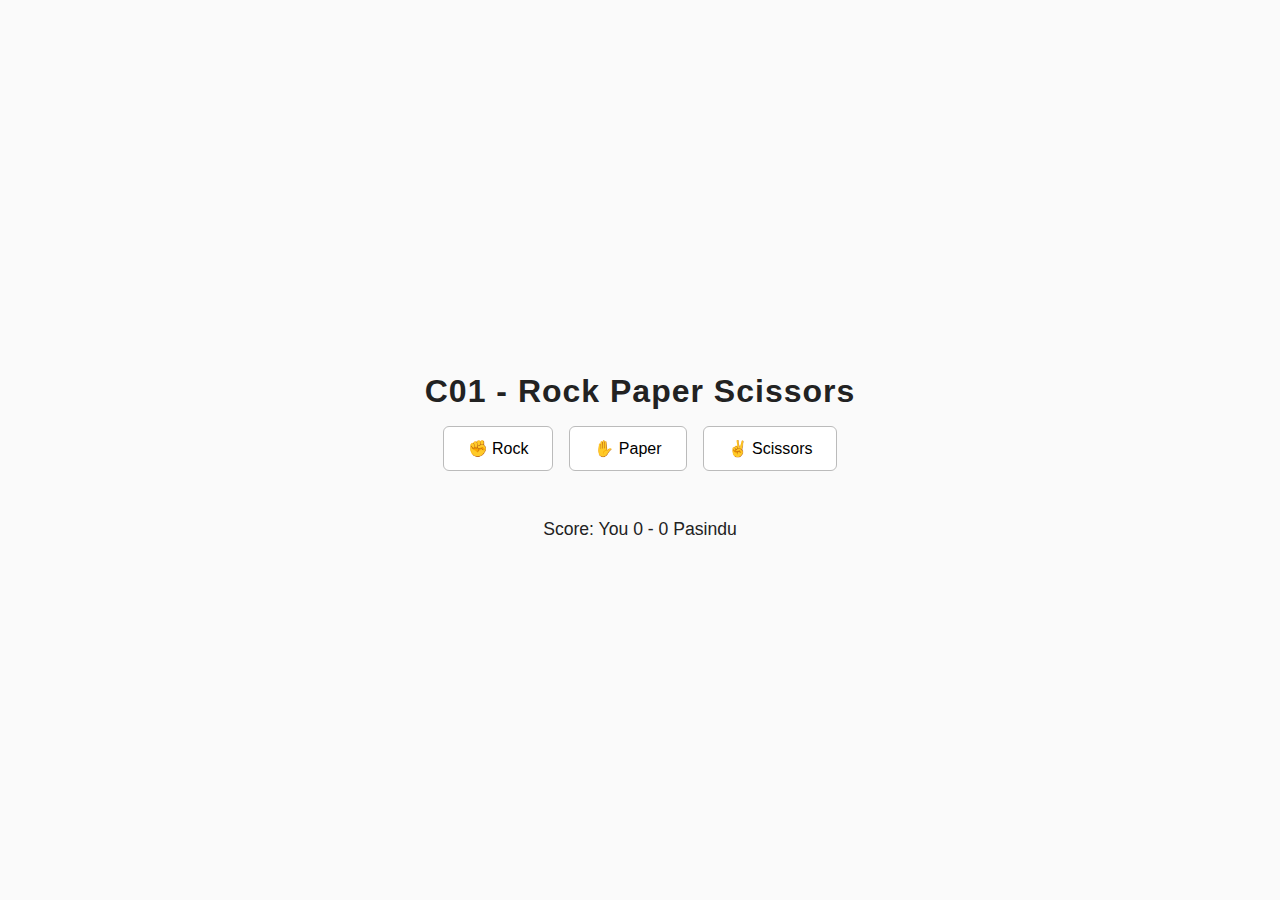
<file: CS-01/index.html>
<!DOCTYPE html>
<html lang="en">
<head>
  <title>syntaxError</title>
  <meta name="viewport" content="width=device-width, initial-scale=1.0">
  <link rel="stylesheet" href="style.css">
</head>
<body>
  <h1>C01 - Rock Paper Scissors</h1>
  <div class="choices">
    <button class="choice">✊ Rock</button>
    <button class="choice">✋ Paper</button>
    <button class="choice">✌️ Scissors</button>
  </div>
  <div id="result" class="result"></div>
  <div id="score" class="score">Score: You 0 - 0 Pasindu</div>
  <script src="script.js"></script>
</body>
</html>
</file>
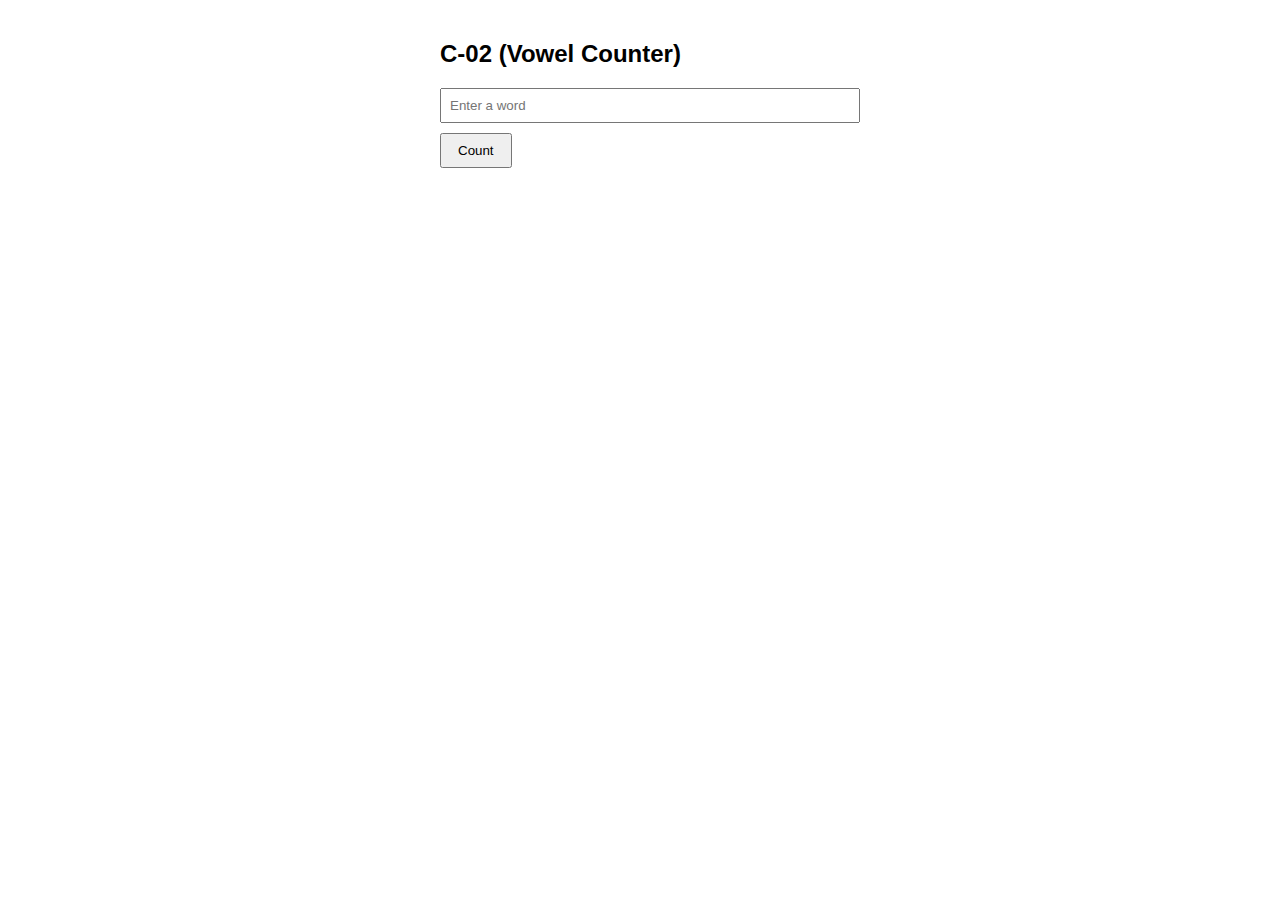
<file: CS-02/index.html>
<!DOCTYPE html>
<html lang="en">
<head>
    <meta charset="UTF-8">
    <title>syntaxError</title>
    <style>
        body { font-family: Arial, sans-serif; margin: 40px; }
        .container { max-width: 400px; margin: auto; }
        input[type="text"] { width: 100%; padding: 8px; margin-bottom: 10px; }
        button { padding: 8px 16px; }
        #result { margin-top: 15px; font-weight: bold; }
    </style>
</head>
<body>
    <div class="container">
        <h2>C-02 (Vowel Counter) </h2>
        <input type="text" id="wordInput" placeholder="Enter a word" />
        <button onclick="countVowels()">Count</button>
        <div id="result"></div>
    </div>
    <script>
        function countVowels() {
            const word = document.getElementById('wordInput').value;
            let count = 0;
            for (let i = 0; i < word.length; i++) {
                const c = word[i].toLowerCase();
                if ('aeiou'.includes(c)) {
                    count++;
                }
            }
            document.getElementById('result').textContent = "Number of vowels: " + count;
        }
    </script>
</body>
</html>
</file>
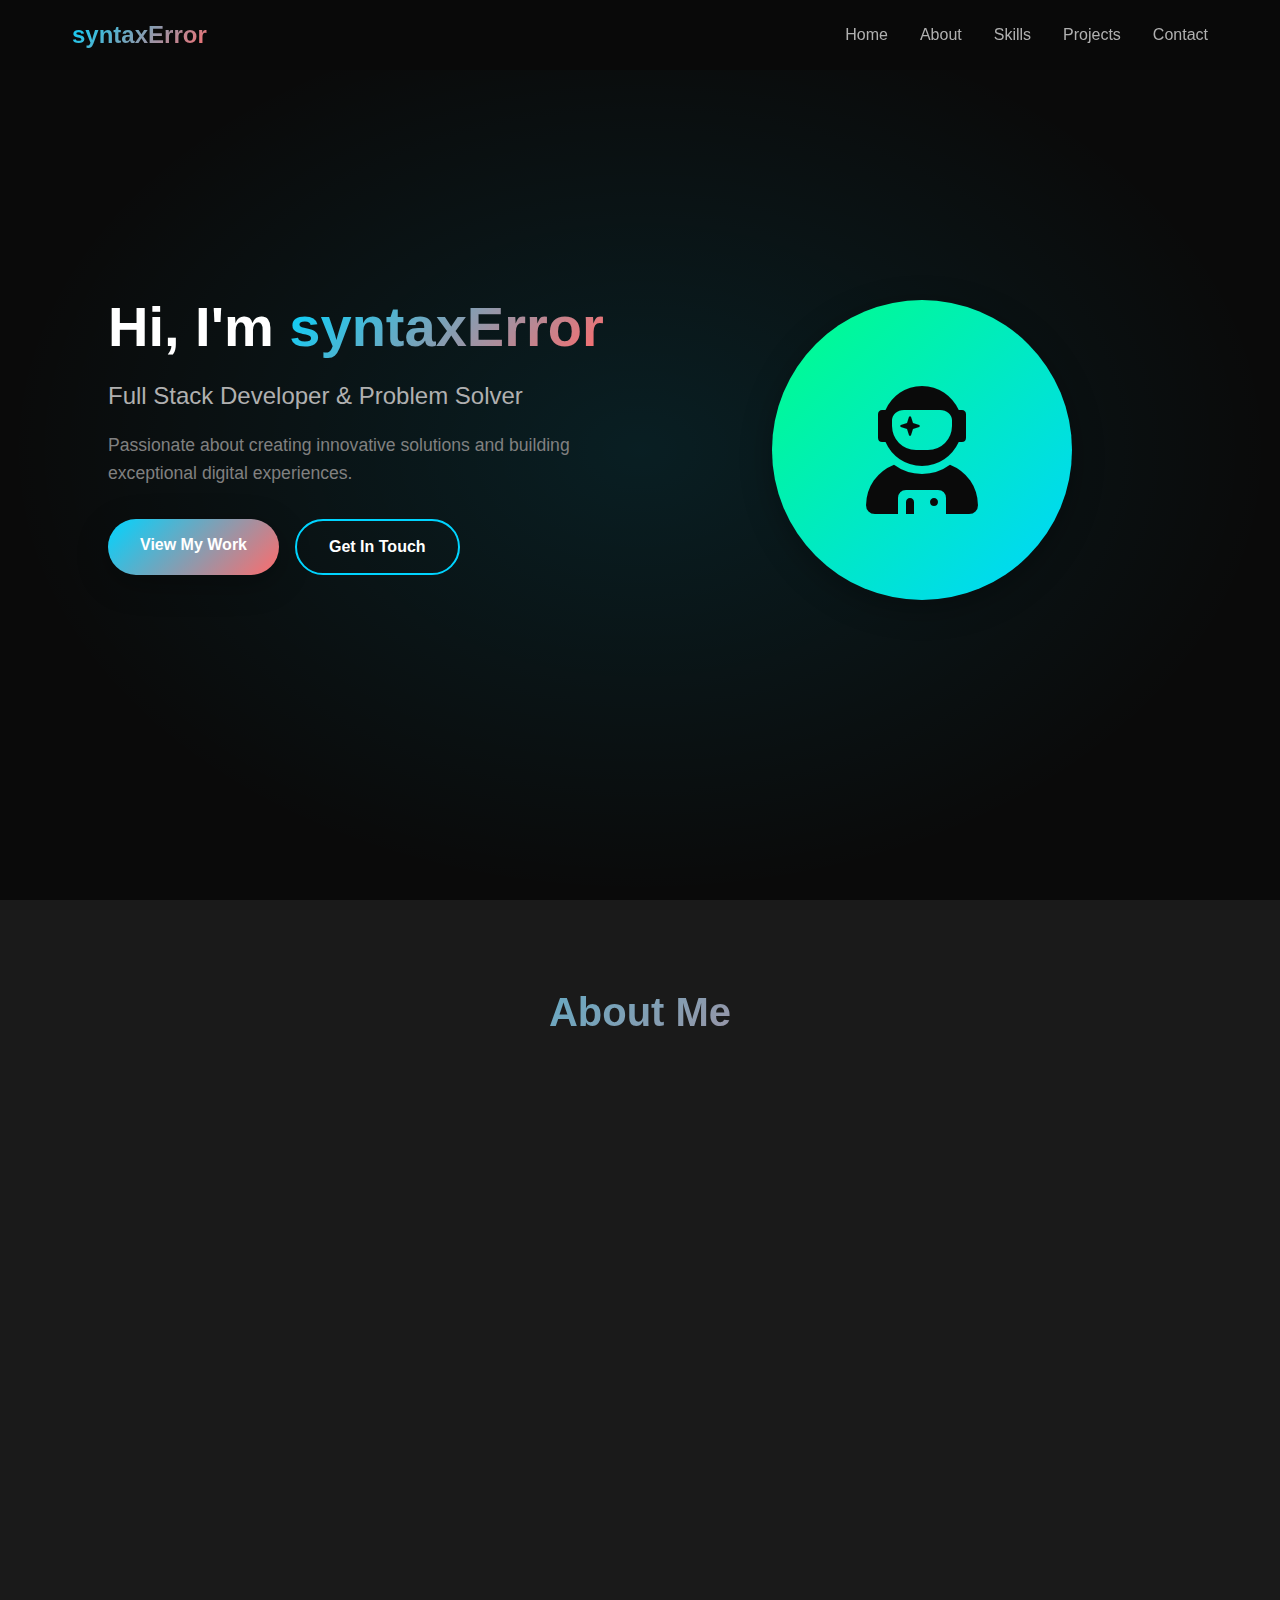
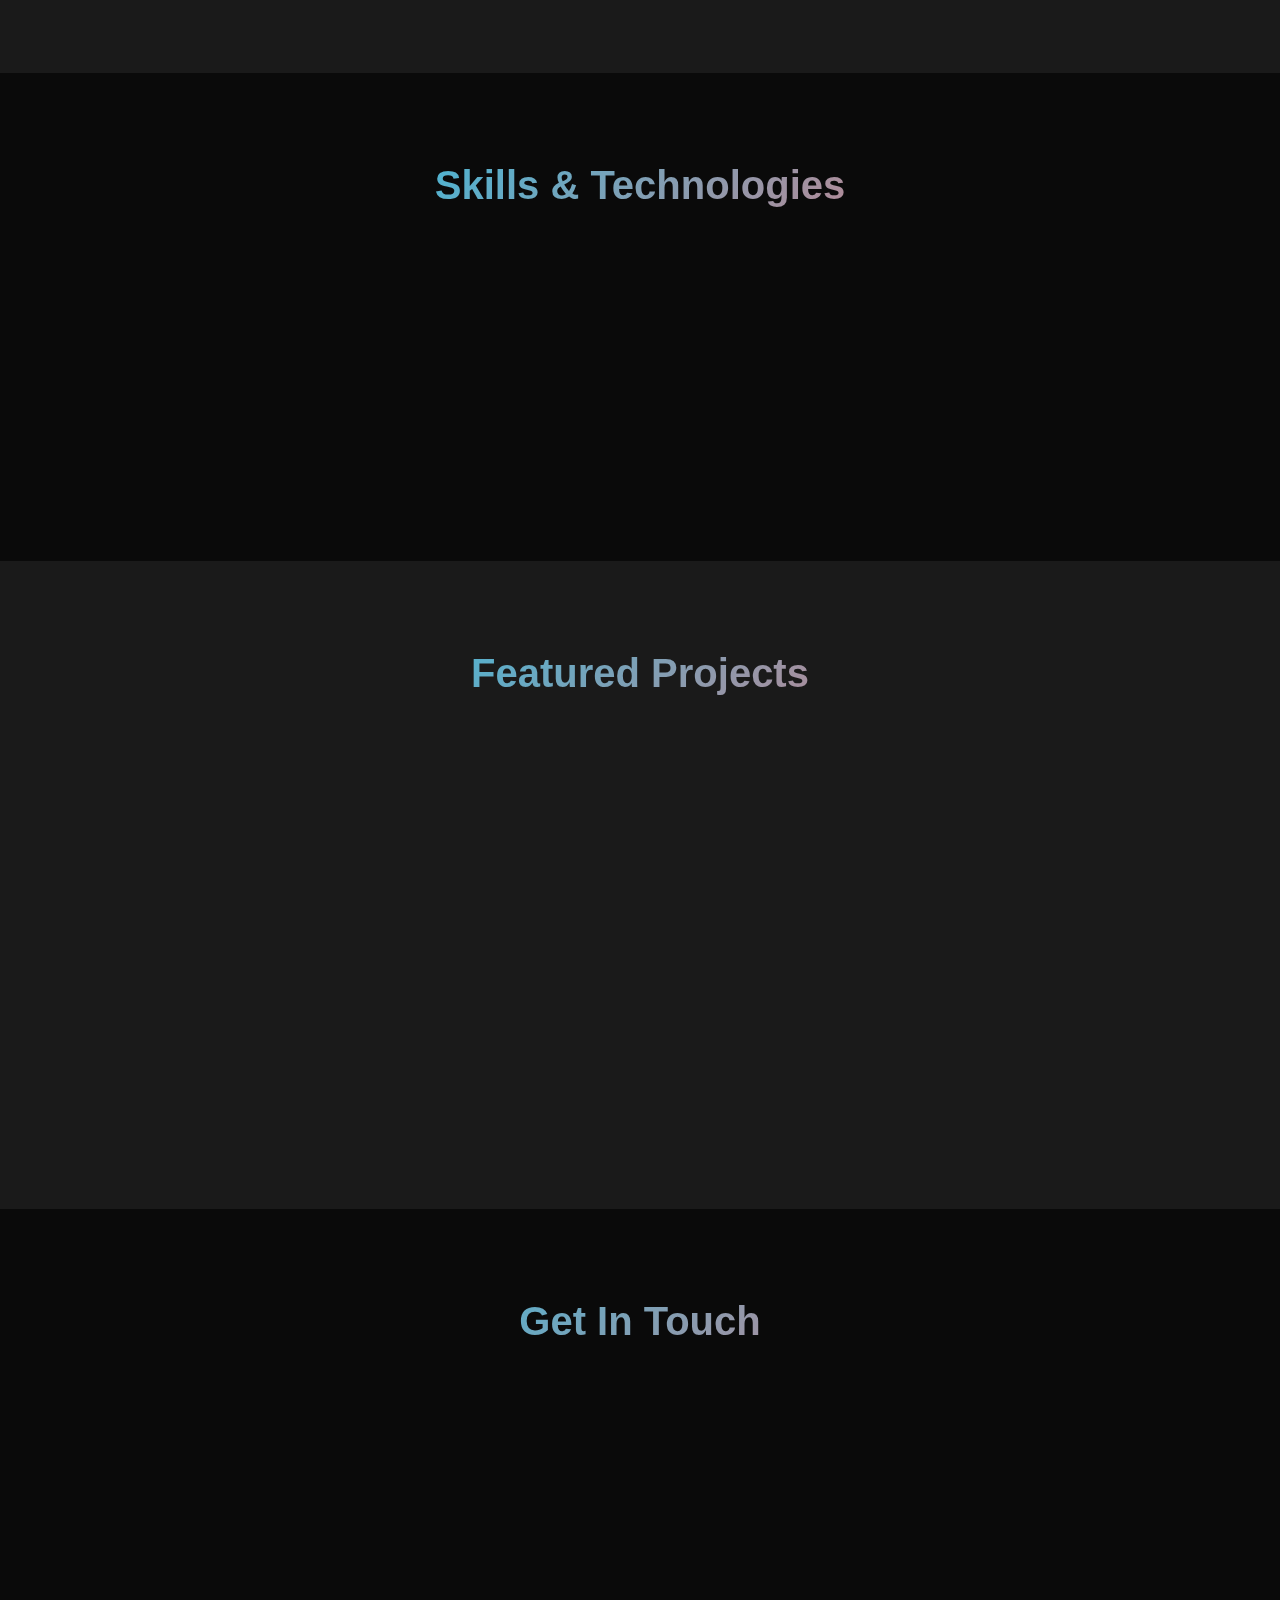
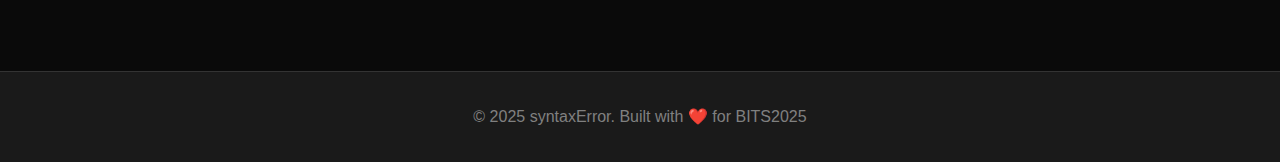
<file: CS-03/index.html>
<!DOCTYPE html>
<html lang="en">
<head>
    <meta charset="UTF-8">
    <link rel="icon" href="https://www.chethina.me/images/logo.png" type="image/png">
    <title>CS-03 - Personal Portfolio | syntaxError</title>
    <link rel="stylesheet" href="style.css">
    <link href="https://cdnjs.cloudflare.com/ajax/libs/font-awesome/6.0.0/css/all.min.css" rel="stylesheet">
</head>
<body>
    <nav class="navbar">
        <div class="nav-container">
            <div class="nav-logo">syntaxError</div>
            <div class="nav-menu" id="nav-menu">
                <a href="#home" class="nav-link">Home</a>
                <a href="#about" class="nav-link">About</a>
                <a href="#skills" class="nav-link">Skills</a>
                <a href="#projects" class="nav-link">Projects</a>
                <a href="#contact" class="nav-link">Contact</a>
            </div>
            <div class="nav-toggle" id="nav-toggle">
                <span class="bar"></span>
                <span class="bar"></span>
                <span class="bar"></span>
            </div>
        </div>
    </nav>

    <main>
        <section id="home" class="hero">
            <div class="hero-content">
                <div class="hero-text">
                    <h1 class="hero-title">Hi, I'm <span class="accent">syntaxError</span></h1>
                    <p class="hero-subtitle">Full Stack Developer & Problem Solver</p>
                    <p class="hero-description">Passionate about creating innovative solutions and building exceptional digital experiences.</p>
                    <div class="hero-buttons">
                        <a href="#projects" class="btn btn-primary">View My Work</a>
                        <a href="#contact" class="btn btn-secondary">Get In Touch</a>
                    </div>
                </div>
                <div class="hero-image">
                    <div class="avatar">
                        <i class="fas fa-user-astronaut"></i>
                    </div>
                </div>
            </div>
        </section>

        <section id="about" class="about">
            <div class="container">
                <h2 class="section-title">About Me</h2>
                <div class="about-content">
                    <div class="about-text">
                        <p>I'm a passionate developer who loves to solve complex problems and create meaningful digital experiences.</p>
                        <p>Whether it's coding challenges or tech discussions, I'm always up for a good conversation. Let's connect and geek out about technology together! (my discord - cheth_unknown, just send a friend request ;p)</p>
                    </div>
                    <div class="about-stats">
                        <div class="stat">
                            <div class="stat-number">15+</div>
                            <div class="stat-label">Projects</div>
                        </div>
                        <div class="stat">
                            <div class="stat-number">3+</div>
                            <div class="stat-label">Years Experience</div>
                        </div>
                        <div class="stat">
                            <div class="stat-number">100%</div>
                            <div class="stat-label">Dedication</div>
                        </div>
                    </div>
                </div>
            </div>
        </section>

        <section id="skills" class="skills">
            <div class="container">
                <h2 class="section-title">Skills & Technologies</h2>
                <div class="skills-grid">
                    <div class="skill-category">
                        <h3>Frontend</h3>
                        <div class="skill-items">
                            <span class="skill-item">HTML5</span>
                            <span class="skill-item">CSS3</span>
                            <span class="skill-item">JavaScript</span>
                            <span class="skill-item">TypeScript</span>
                            <span class="skill-item">React</span>
                        </div>
                    </div>
                    <div class="skill-category">
                        <h3>Backend</h3>
                        <div class="skill-items">
                            <span class="skill-item">Node.js</span>
                            <span class="skill-item">Python</span>
                            <span class="skill-item">MySQL</span>
                        </div>
                    </div>
                    <div class="skill-category">
                        <h3>Tools & Others</h3>
                        <div class="skill-items">
                            <span class="skill-item">Git</span>
                            <span class="skill-item">Supabase</span>
                            <span class="skill-item">Figma</span>
                            <span class="skill-item">VS Code</span>
                        </div>
                    </div>
                </div>
            </div>
        </section>

        <section id="projects" class="projects">
            <div class="container">
                <h2 class="section-title">Featured Projects</h2>
                <div class="projects-grid">
                    <div class="project-card">
                        <div class="project-icon">
                            <i class="fa fa-envelope"></i>
                        </div>
                        <h3>LetterCraft AI</h3>
                        <p>Create professional, perfectly structured letters for any occasion with our advanced AI-powered letter generator.</p>
                        <div class="project-tech">
                            <span>REACT</span>
                            <span>TypeScript</span>
                            <span>AI</span>
                        </div>
                        <div class="project-links">
                            <a href="https://lettercraftai.chethina.me" class="project-link">
                                <i class="fas fa-external-link-alt"></i> View Project
                            </a>
                        </div>
                    </div>
                    <div class="project-card">
                        <div class="project-icon">
                            <i class="fas fa-desktop"></i>
                        </div>
                        <h3>My personal Portfolio</h3>
                        <p>My personal Portfolio showcasing my journey as a developer.</p>
                        <div class="project-tech">
                            <span>HTML</span>
                            <span>CSS</span>
                            <span>JavaScript</span>
                        </div>
                        <div class="project-links">
                            <a href="https://chethina.me" class="project-link">
                                <i class="fas fa-external-link-alt"></i> View Project
                            </a>
                        </div>
                    </div>
                    <div class="project-card">
                        <div class="project-icon">
                            <i class="fas fa-share-alt"></i>
                        </div>
                        <h3>Infinity Net</h3>
                        <p>Nex-Nova 2024 Senior Catergory 1st Runner up</p>
                        <div class="project-tech">
                            <span>HTML</span>
                            <span>CSS</span>
                            <span>JavaScript</span>
                        </div>
                        <div class="project-links">
                            <a href="https://geek-cheth.github.io/infinitynet/" class="project-link">
                                <i class="fas fa-external-link-alt"></i> View Project
                            </a>
                        </div>
                    </div>
                </div>
            </div>
        </section>

        <section id="contact" class="contact">
            <div class="container">
                <h2 class="section-title">Get In Touch</h2>
                <div class="contact-content">
                    <div class="contact-text">
                        <p>I'm always interested in hearing about new opportunities and exciting projects. Whether you have a question or just want to say hi, feel free to reach out!</p>
                    </div>
                    <div class="contact-links">
                        <a href="https://github.com/Geek-Cheth" class="contact-link" target="_blank">
                            <i class="fab fa-github"></i>
                            <span>GitHub</span>
                        </a>
                        <a href="mailto:lgrandiduchethina@gmail.com" class="contact-link">
                            <i class="fas fa-envelope"></i>
                            <span>Email</span>
                        </a>
                        <a href="https://linkedin.com/in/syntaxerror" class="contact-link" target="_blank">
                            <i class="fab fa-linkedin"></i>
                            <span>LinkedIn</span>
                        </a>
                    </div>
                </div>
            </div>
        </section>
    </main>

    <footer class="footer">
        <div class="container">
            <p>&copy; 2025 syntaxError. Built with ❤️ for BITS2025</p>
        </div>
    </footer>

    <script src="script.js"></script>
</body>
</html>
</file>
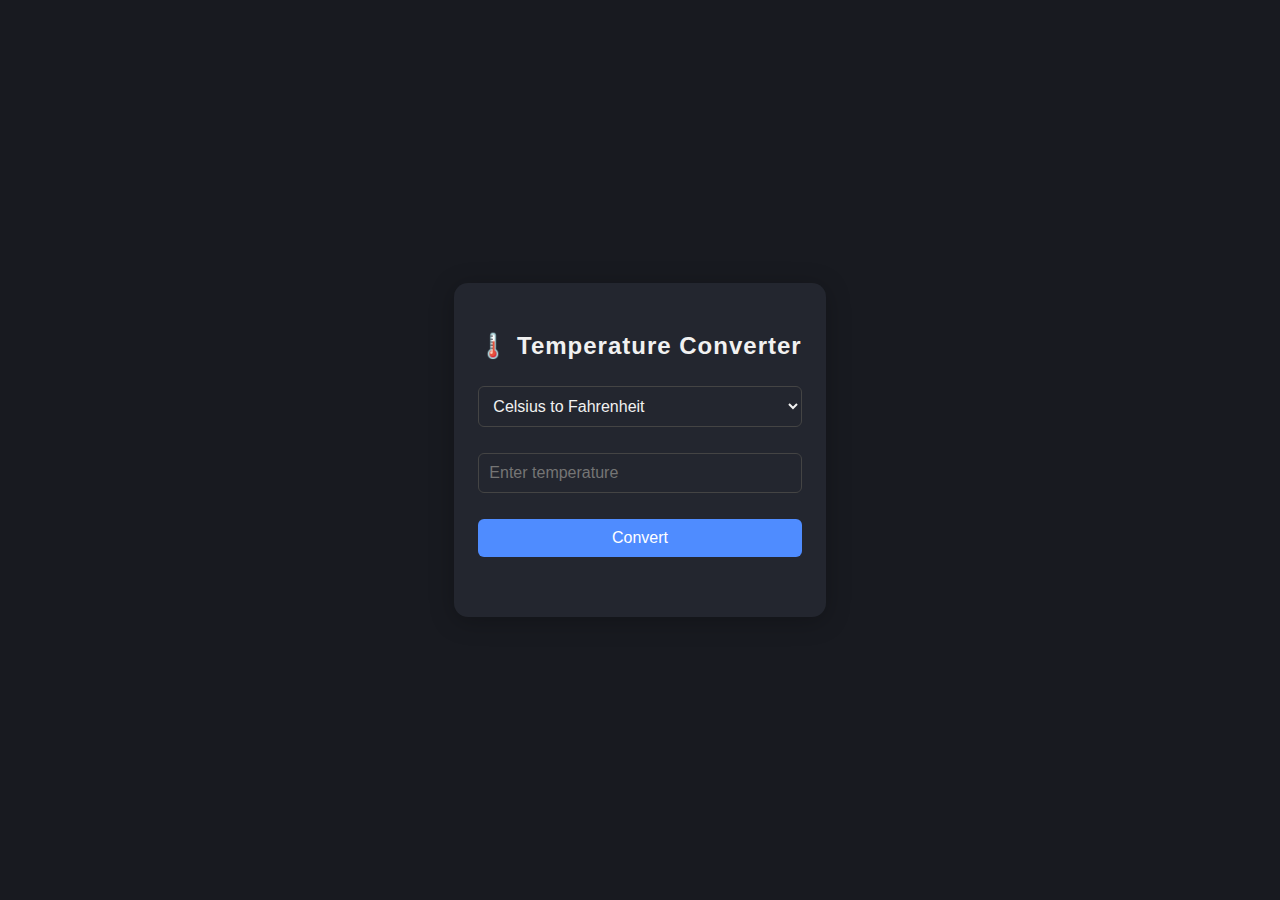
<file: CS-04/index.html>
<!DOCTYPE html>
<html lang="en">
<head>
  <meta charset="UTF-8">
  <title>C-04 syntaxError</title>
  <meta name="viewport" content="width=device-width, initial-scale=1.0">
  <link rel="stylesheet" href="style.css">
</head>
<body>
  <div class="container">
    <h1>🌡️ Temperature Converter</h1>
    <select id="direction">
      <option value="CtoF">Celsius to Fahrenheit</option>
      <option value="FtoC">Fahrenheit to Celsius</option>
    </select>
    <input type="number" id="temperature" placeholder="Enter temperature" />
    <button id="convertBtn">Convert</button>
    <div id="result" class="result"></div>
  </div>
  <script src="script.js"></script>
</body>
</html>
</file>
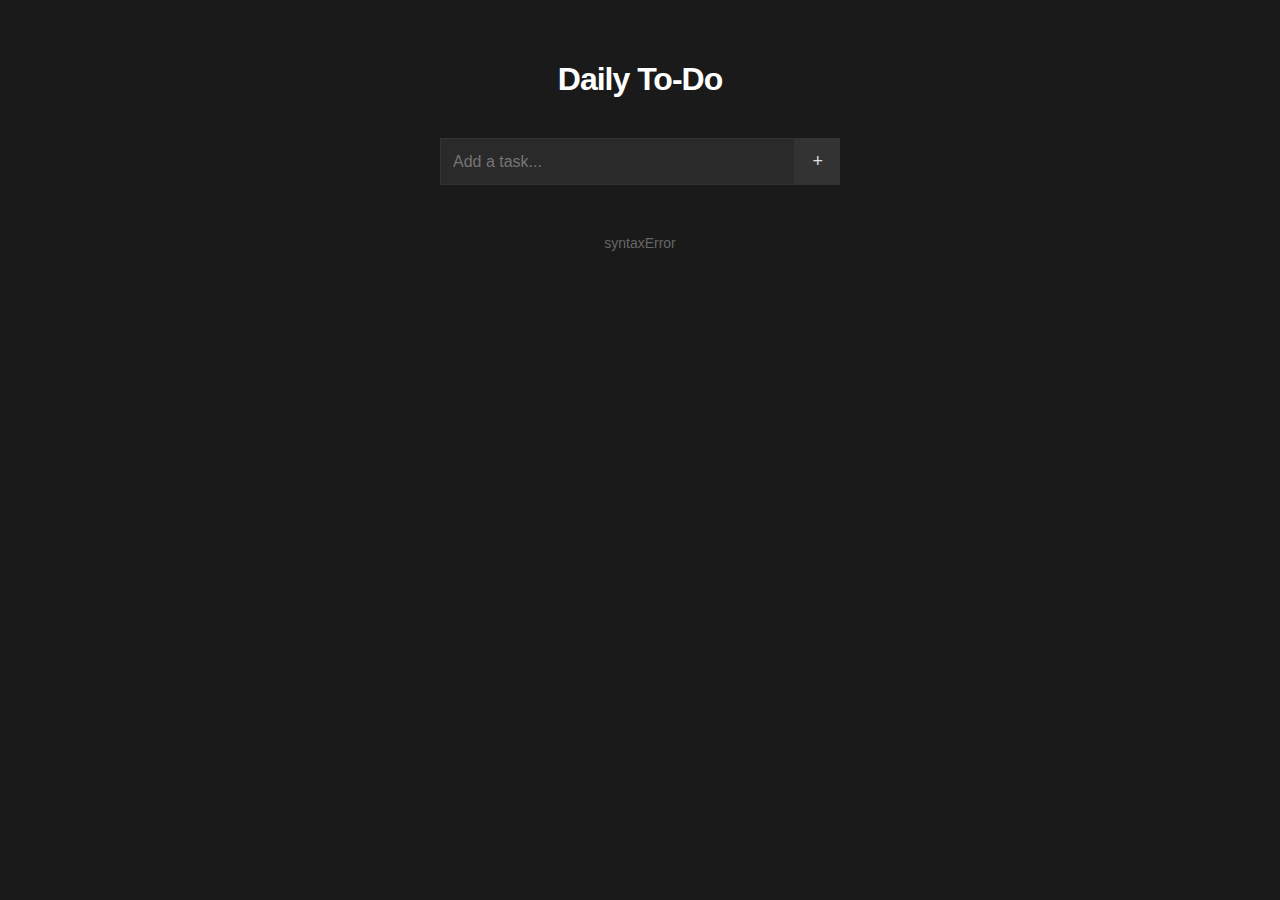
<file: CS-05/index.html>
<!DOCTYPE html>
<html lang="en">
<head>
  <meta charset="UTF-8">
  <meta name="viewport" content="width=device-width, initial-scale=1.0">
  <title>Daily To-Do</title>
  <link rel="stylesheet" href="style.css">
</head>
<body>
  <div class="container">
    <h1>Daily To-Do</h1>
    
    <div class="add-task">
      <input type="text" id="taskInput" placeholder="Add a task...">
      <button id="addTaskBtn">+</button>
    </div>
    
    <div id="tasksList"></div>
    
    <div class="footer">syntaxError</div>
  </div>
  
  <script src="script.js"></script>
</body>
</html>
</file>
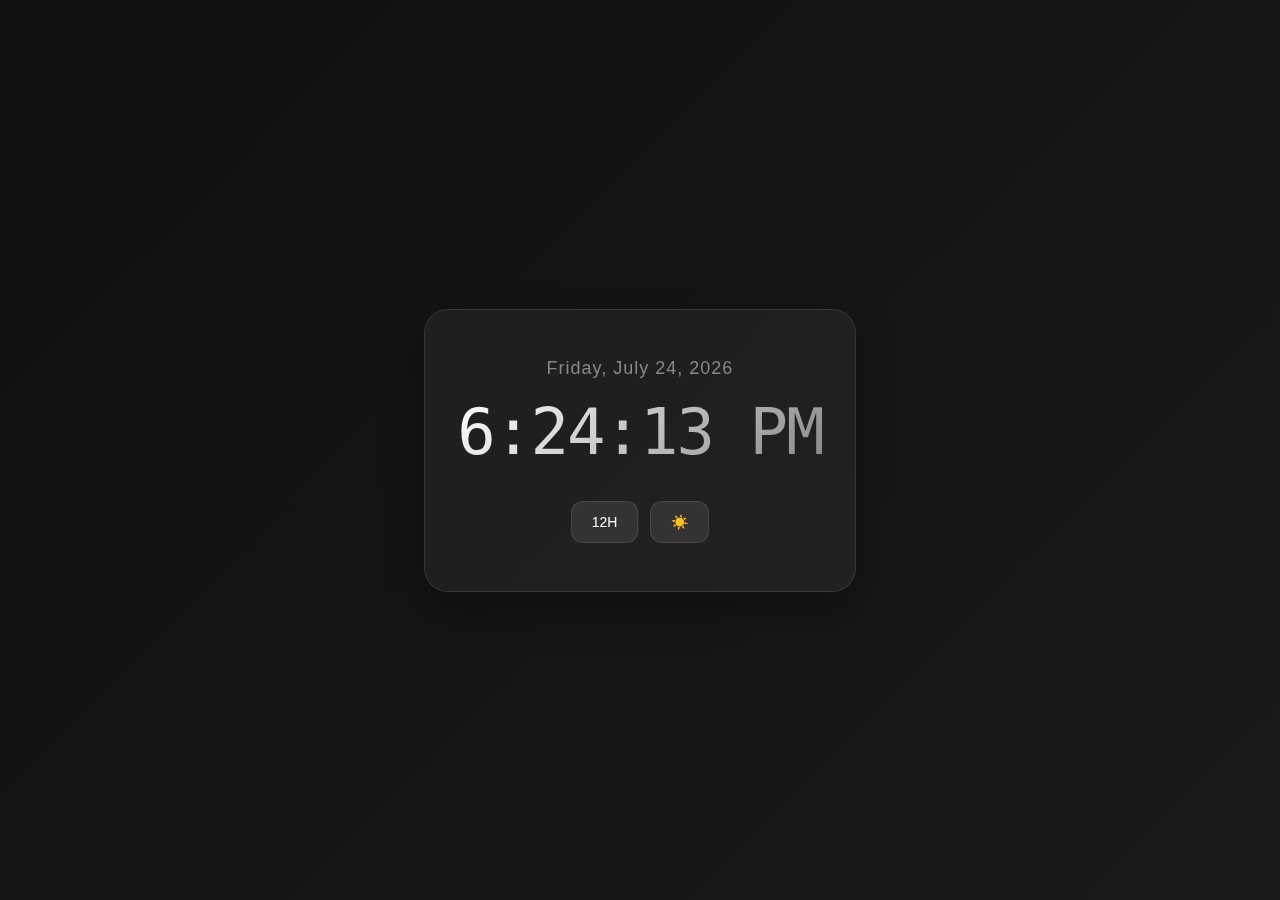
<file: CS-16/index.html>
<!DOCTYPE html>
<html lang="en">
<head>
  <meta charset="UTF-8">
  <meta name="viewport" content="width=device-width, initial-scale=1.0">
  <title>Digital Clock | C-16</title>
  <link rel="stylesheet" href="style.css">
</head>
<body>
  <div class="container">
    <div class="clock-wrapper">
      <div class="date" id="date"></div>
      <div class="time" id="time"></div>
      <div class="controls">
        <button id="formatBtn" class="btn">12H</button>
        <button id="themeBtn" class="btn">🌙</button>
      </div>
    </div>
  </div>
  <script src="script.js"></script>
</body>
</html>
</file>
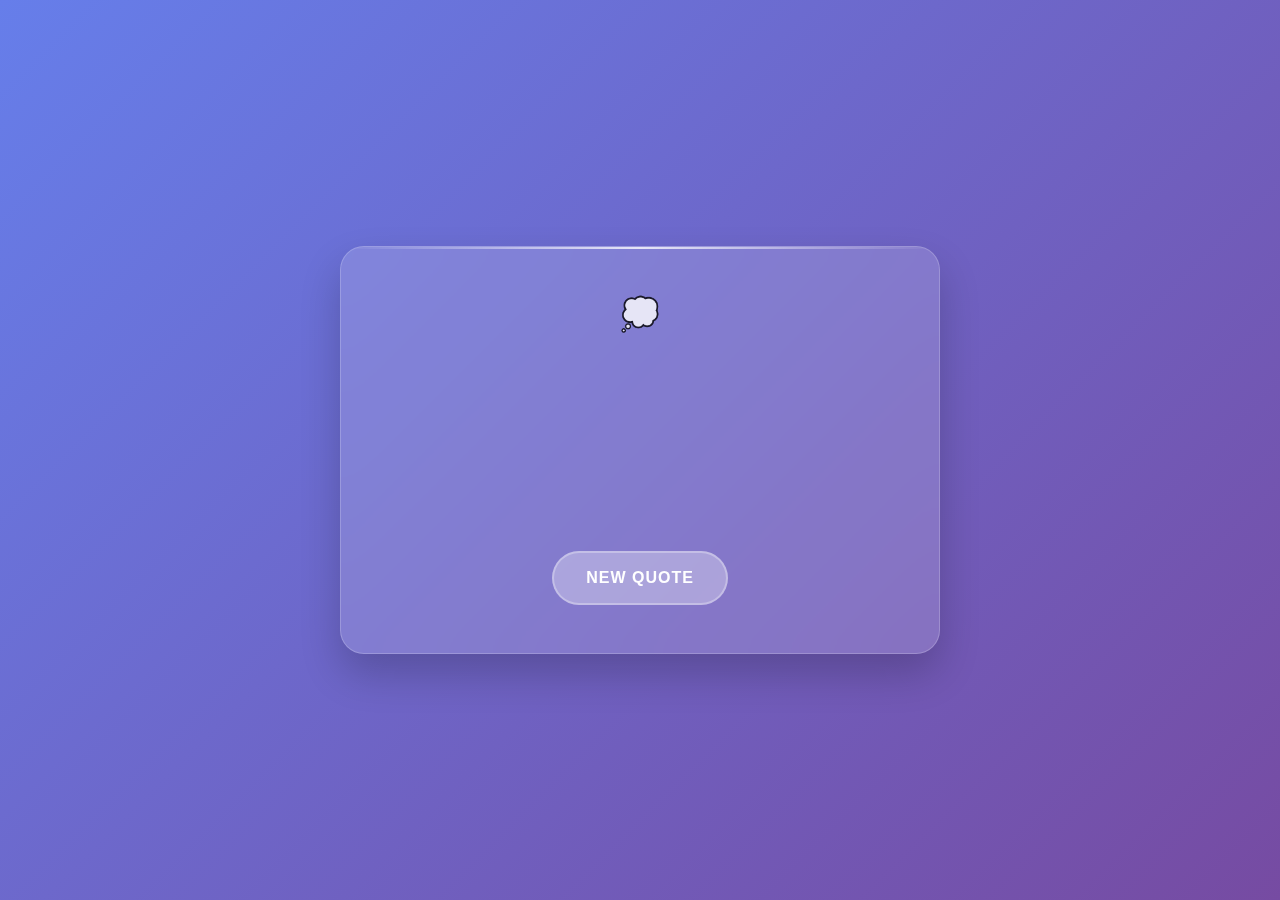
<file: CS-17/index.html>
<!DOCTYPE html>
<html lang="en">
<head>
  <meta charset="UTF-8">
  <meta name="viewport" content="width=device-width, initial-scale=1.0">
  <title>Quote Generator | C-17</title>
  <link rel="stylesheet" href="style.css">
</head>
<body>
  <div class="container">
    <div class="quote-card">
      <div class="quote-icon">💭</div>
      <blockquote id="quote" class="quote">
        Click the button to get inspired!
      </blockquote>
      <div id="author" class="author"></div>
      <button id="newQuoteBtn" class="btn">New Quote</button>
    </div>
  </div>
  <script src="script.js"></script>
</body>
</html>
</file>
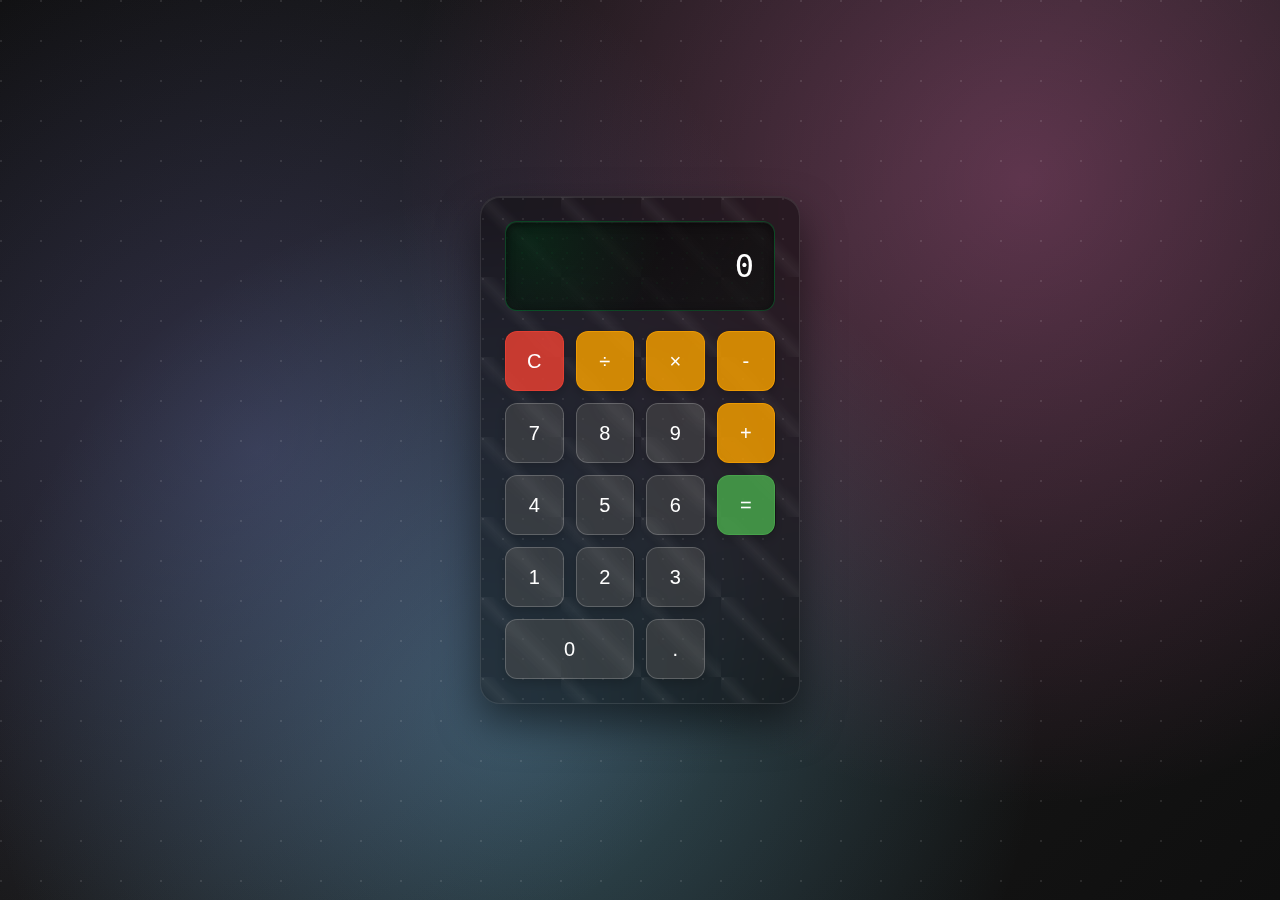
<file: CS-18/index.html>
<!DOCTYPE html>
<html lang="en">
<head>
  <meta charset="UTF-8">
  <meta name="viewport" content="width=device-width, initial-scale=1.0">
  <title>Calculator | C-18</title>
  <link rel="stylesheet" href="style.css">
</head>
<body>
  <div class="container">
    <div class="calculator">
      <div class="display">
        <div id="result" class="result">0</div>
      </div>
      <div class="buttons">
        <button class="btn clear" id="clear">C</button>
        <button class="btn operator" data-operator="/">&divide;</button>
        <button class="btn operator" data-operator="*">&times;</button>
        <button class="btn operator" data-operator="-">-</button>
        
        <button class="btn number" data-number="7">7</button>
        <button class="btn number" data-number="8">8</button>
        <button class="btn number" data-number="9">9</button>
        <button class="btn operator" data-operator="+">+</button>
        
        <button class="btn number" data-number="4">4</button>
        <button class="btn number" data-number="5">5</button>
        <button class="btn number" data-number="6">6</button>
        <button class="btn equals" id="equals" rowspan="2">=</button>
        
        <button class="btn number" data-number="1">1</button>
        <button class="btn number" data-number="2">2</button>
        <button class="btn number" data-number="3">3</button>
        
        <button class="btn number zero" data-number="0">0</button>
        <button class="btn number" data-number=".">.</button>
      </div>
    </div>
  </div>
  <script src="script.js"></script>
</body>
</html>
</file>
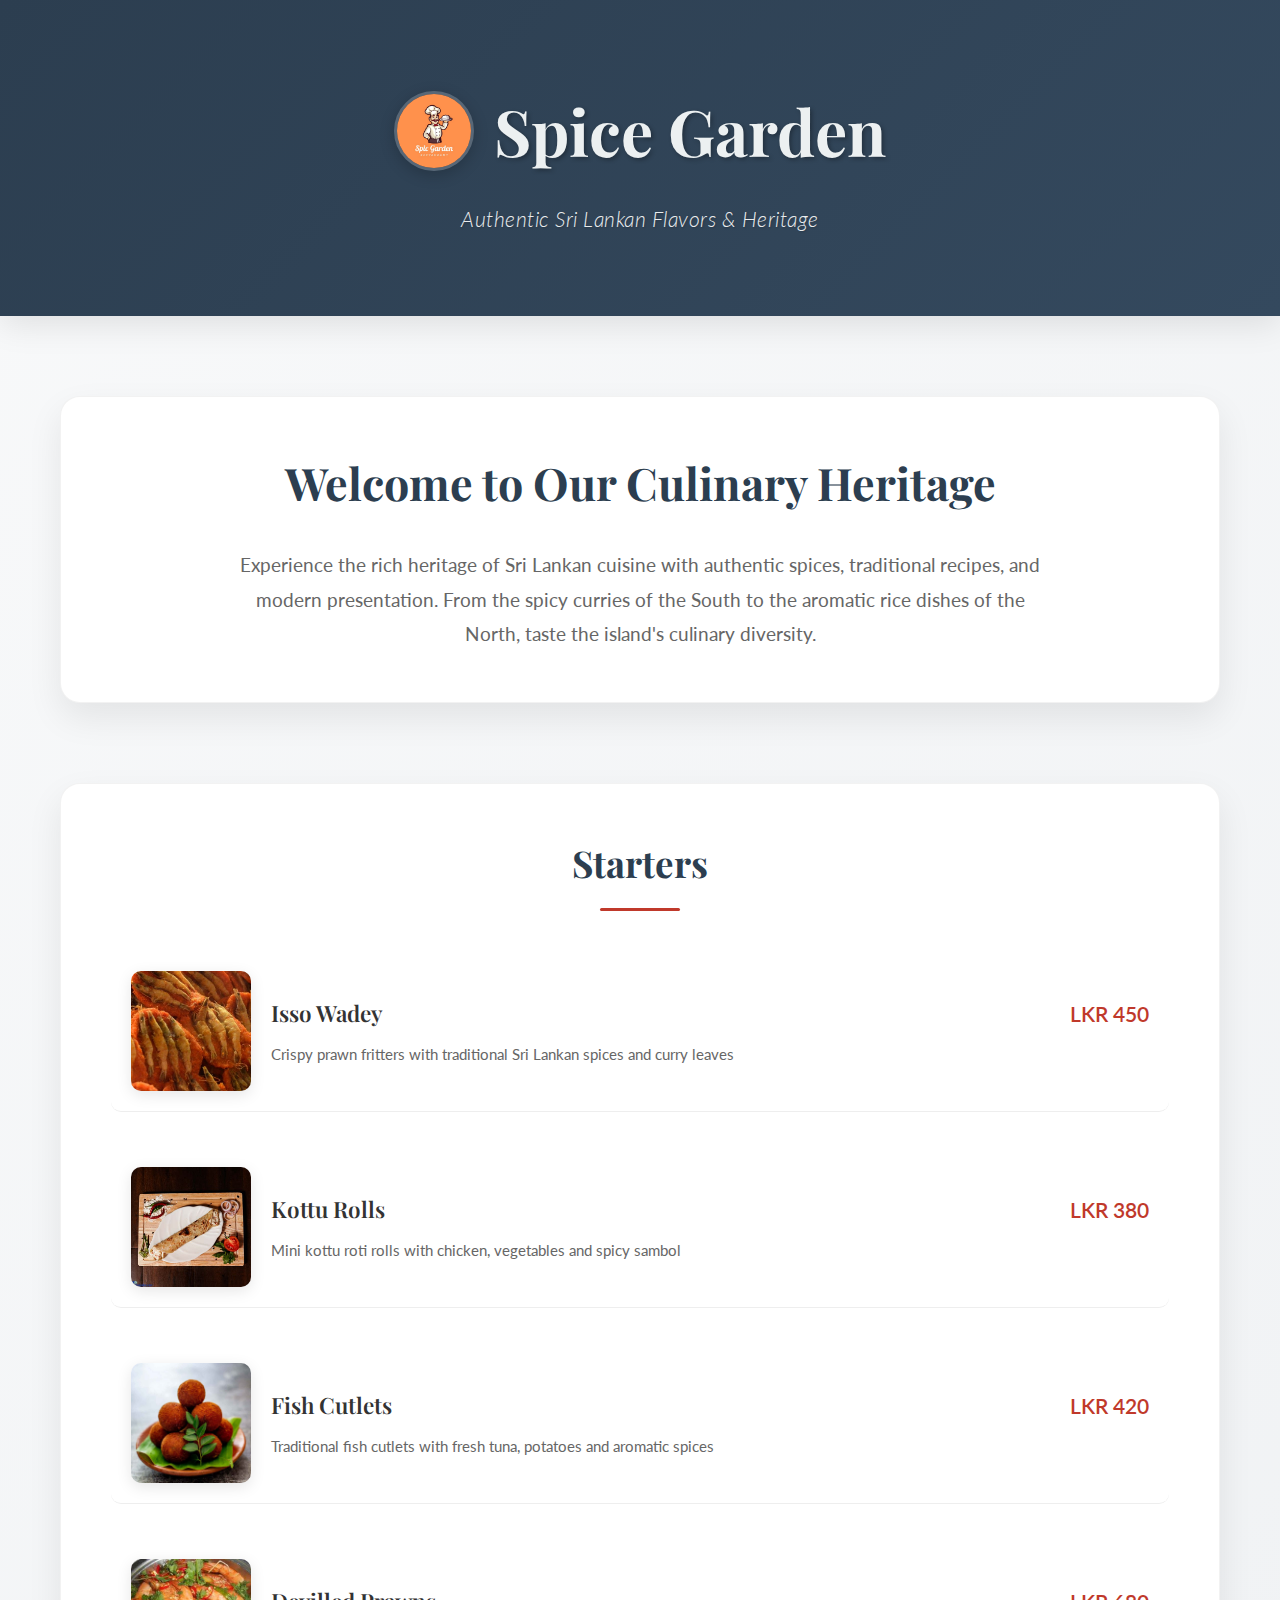
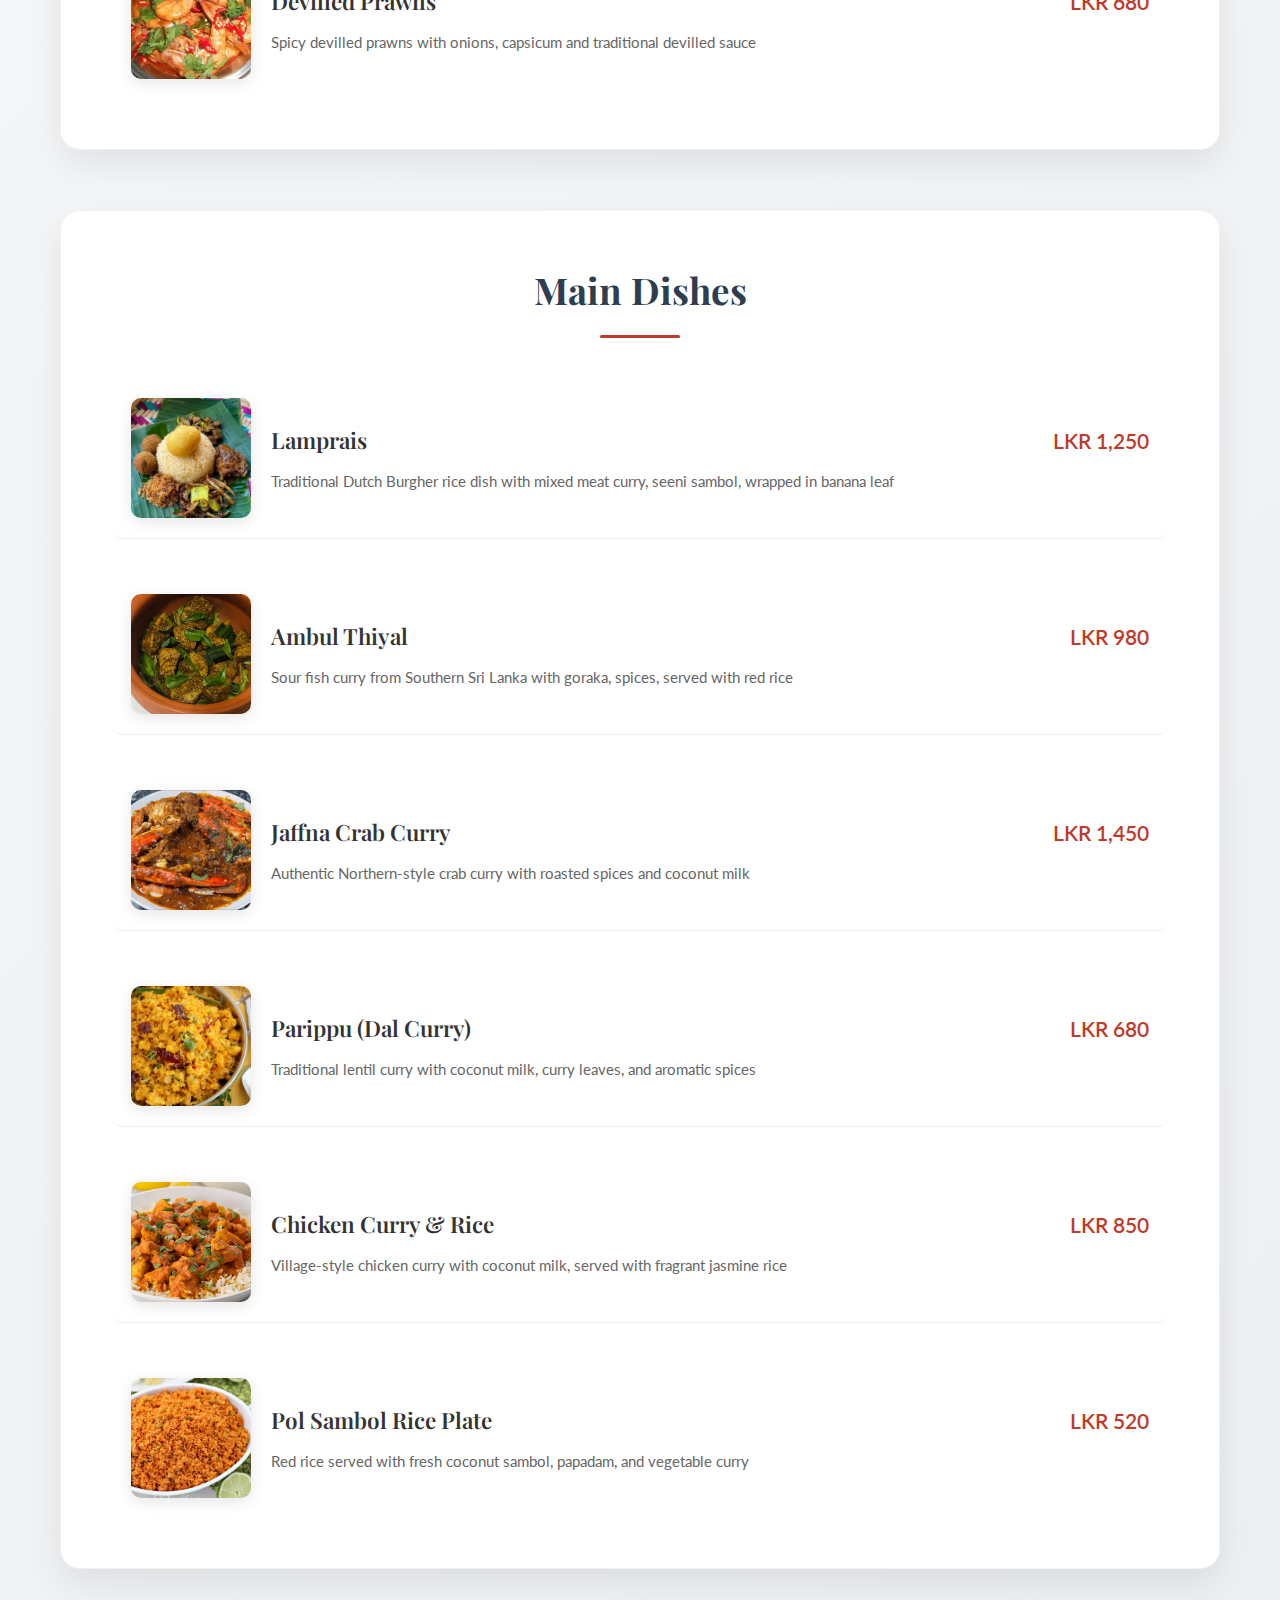
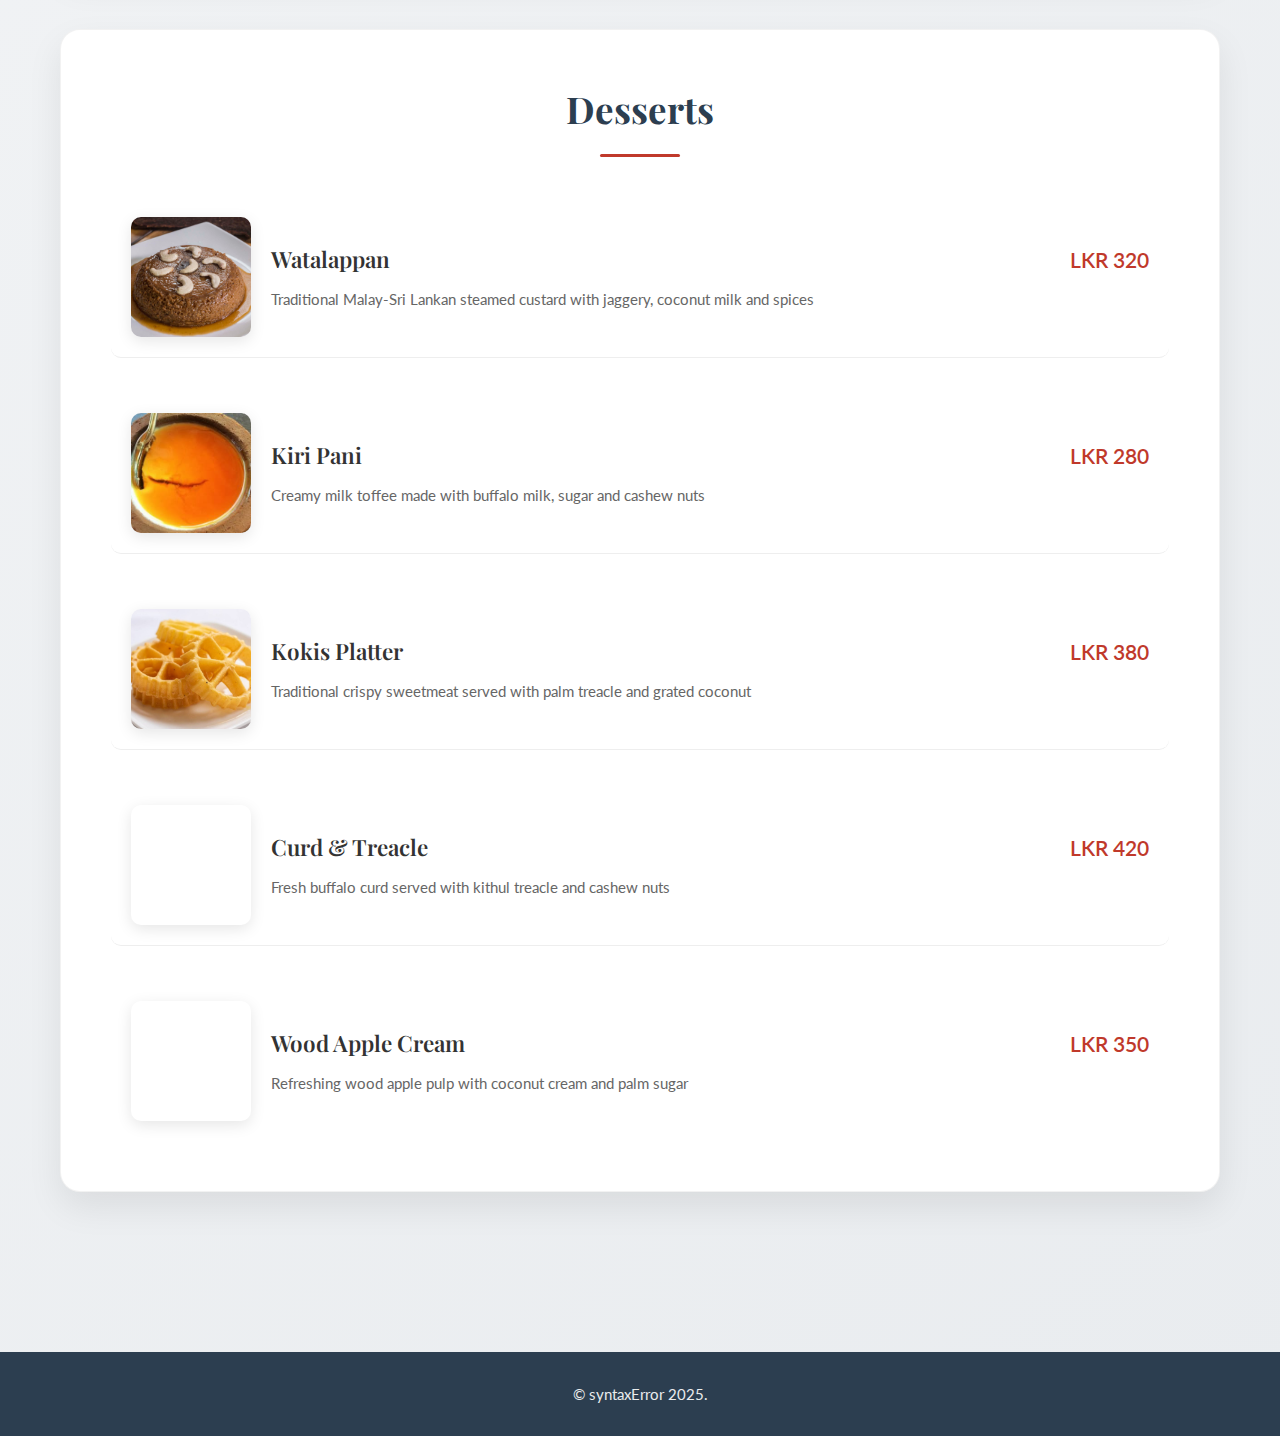
<file: CS-19/index.html>
<!DOCTYPE html>
<html lang="en">
<head>
    <meta charset="UTF-8">
    <meta name="viewport" content="width=device-width, initial-scale=1.0">
    <title>Spice Garden - Authentic Sri Lankan Cuisine</title>
    <link rel="icon" type="image/png" href="assets/logo.png">
    <link rel="apple-touch-icon" href="assets/logo.png">
    <link rel="stylesheet" href="style.css">
    <link href="https://fonts.googleapis.com/css2?family=Playfair+Display:wght@400;700&family=Lato:wght@300;400;500&display=swap" rel="stylesheet">
</head>
<body>
    <header class="header">
        <div class="container">
            <div class="logo-section">
                <img src="assets/logo.png" alt="Spice Garden Logo" class="logo">
                <h1 class="restaurant-name">Spice Garden</h1>
            </div>
            <p class="tagline">Authentic Sri Lankan Flavors & Heritage</p>
        </div>
    </header>

    <main class="main-content">
        <div class="container">
            <section class="welcome-section">
                <h2 class="welcome-title">Welcome to Our Culinary Heritage</h2>
                <p class="welcome-text">Experience the rich heritage of Sri Lankan cuisine with authentic spices, traditional recipes, and modern presentation. From the spicy curries of the South to the aromatic rice dishes of the North, taste the island's culinary diversity.</p>
            </section>

            <section class="menu-section">
                <div class="menu-category">
                    <h3 class="category-title">Starters</h3>
                    <div class="menu-items">
                        <div class="menu-item">
                            <div class="item-content">
                                <div class="item-image">
                                    <img src="assets/isso-wadey.jpg" alt="Isso Wadey" loading="lazy">
                                </div>
                                <div class="item-details">
                                    <div class="item-header">
                                        <h4 class="item-name">Isso Wadey</h4>
                                        <span class="item-price">LKR 450</span>
                                    </div>
                                    <p class="item-description">Crispy prawn fritters with traditional Sri Lankan spices and curry leaves</p>
                                </div>
                            </div>
                        </div>
                        
                        <div class="menu-item">
                            <div class="item-content">
                                <div class="item-image">
                                    <img src="assets/kottu-rolls.jpg" alt="Kottu Rolls" loading="lazy">
                                </div>
                                <div class="item-details">
                                    <div class="item-header">
                                        <h4 class="item-name">Kottu Rolls</h4>
                                        <span class="item-price">LKR 380</span>
                                    </div>
                                    <p class="item-description">Mini kottu roti rolls with chicken, vegetables and spicy sambol</p>
                                </div>
                            </div>
                        </div>
                        
                        <div class="menu-item">
                            <div class="item-content">
                                <div class="item-image">
                                    <img src="assets/fish-cutlets.jpg" alt="Fish Cutlets" loading="lazy">
                                </div>
                                <div class="item-details">
                                    <div class="item-header">
                                        <h4 class="item-name">Fish Cutlets</h4>
                                        <span class="item-price">LKR 420</span>
                                    </div>
                                    <p class="item-description">Traditional fish cutlets with fresh tuna, potatoes and aromatic spices</p>
                                </div>
                            </div>
                        </div>
                        
                        <div class="menu-item">
                            <div class="item-content">
                                <div class="item-image">
                                    <img src="assets/devilled-prawns.jpg" alt="Devilled Prawns" loading="lazy">
                                </div>
                                <div class="item-details">
                                    <div class="item-header">
                                        <h4 class="item-name">Devilled Prawns</h4>
                                        <span class="item-price">LKR 680</span>
                                    </div>
                                    <p class="item-description">Spicy devilled prawns with onions, capsicum and traditional devilled sauce</p>
                                </div>
                            </div>
                        </div>
                    </div>
                </div>

                <div class="menu-category">
                    <h3 class="category-title">Main Dishes</h3>
                    <div class="menu-items">
                        <div class="menu-item">
                            <div class="item-content">
                                <div class="item-image">
                                    <img src="assets/lamprais.jpg" alt="Lamprais" loading="lazy">
                                </div>
                                <div class="item-details">
                                    <div class="item-header">
                                        <h4 class="item-name">Lamprais</h4>
                                        <span class="item-price">LKR 1,250</span>
                                    </div>
                                    <p class="item-description">Traditional Dutch Burgher rice dish with mixed meat curry, seeni sambol, wrapped in banana leaf</p>
                                </div>
                            </div>
                        </div>
                        
                        <div class="menu-item">
                            <div class="item-content">
                                <div class="item-image">
                                    <img src="assets/ambul-thiyal.jpg" alt="Ambul Thiyal" loading="lazy">
                                </div>
                                <div class="item-details">
                                    <div class="item-header">
                                        <h4 class="item-name">Ambul Thiyal</h4>
                                        <span class="item-price">LKR 980</span>
                                    </div>
                                    <p class="item-description">Sour fish curry from Southern Sri Lanka with goraka, spices, served with red rice</p>
                                </div>
                            </div>
                        </div>
                        
                        <div class="menu-item">
                            <div class="item-content">
                                <div class="item-image">
                                    <img src="assets/jaffna-crab-curry.jpg" alt="Jaffna Crab Curry" loading="lazy">
                                </div>
                                <div class="item-details">
                                    <div class="item-header">
                                        <h4 class="item-name">Jaffna Crab Curry</h4>
                                        <span class="item-price">LKR 1,450</span>
                                    </div>
                                    <p class="item-description">Authentic Northern-style crab curry with roasted spices and coconut milk</p>
                                </div>
                            </div>
                        </div>
                        
                        <div class="menu-item">
                            <div class="item-content">
                                <div class="item-image">
                                    <img src="assets/parippu.jpg" alt="Parippu Dal Curry" loading="lazy">
                                </div>
                                <div class="item-details">
                                    <div class="item-header">
                                        <h4 class="item-name">Parippu (Dal Curry)</h4>
                                        <span class="item-price">LKR 680</span>
                                    </div>
                                    <p class="item-description">Traditional lentil curry with coconut milk, curry leaves, and aromatic spices</p>
                                </div>
                            </div>
                        </div>
                        
                        <div class="menu-item">
                            <div class="item-content">
                                <div class="item-image">
                                    <img src="assets/chicken-curry-rice.jpg" alt="Chicken Curry & Rice" loading="lazy">
                                </div>
                                <div class="item-details">
                                    <div class="item-header">
                                        <h4 class="item-name">Chicken Curry & Rice</h4>
                                        <span class="item-price">LKR 850</span>
                                    </div>
                                    <p class="item-description">Village-style chicken curry with coconut milk, served with fragrant jasmine rice</p>
                                </div>
                            </div>
                        </div>
                        
                        <div class="menu-item">
                            <div class="item-content">
                                <div class="item-image">
                                    <img src="assets/pol-sambol-rice.jpg" alt="Pol Sambol Rice Plate" loading="lazy">
                                </div>
                                <div class="item-details">
                                    <div class="item-header">
                                        <h4 class="item-name">Pol Sambol Rice Plate</h4>
                                        <span class="item-price">LKR 520</span>
                                    </div>
                                    <p class="item-description">Red rice served with fresh coconut sambol, papadam, and vegetable curry</p>
                                </div>
                            </div>
                        </div>
                    </div>
                </div>

                <div class="menu-category">
                    <h3 class="category-title">Desserts</h3>
                    <div class="menu-items">
                        <div class="menu-item">
                            <div class="item-content">
                                <div class="item-image">
                                    <img src="assets/watalappan.jpg" alt="Watalappan" loading="lazy">
                                </div>
                                <div class="item-details">
                                    <div class="item-header">
                                        <h4 class="item-name">Watalappan</h4>
                                        <span class="item-price">LKR 320</span>
                                    </div>
                                    <p class="item-description">Traditional Malay-Sri Lankan steamed custard with jaggery, coconut milk and spices</p>
                                </div>
                            </div>
                        </div>
                        
                        <div class="menu-item">
                            <div class="item-content">
                                <div class="item-image">
                                    <img src="assets/kiri-pani.jpg" alt="Kiri Pani" loading="lazy">
                                </div>
                                <div class="item-details">
                                    <div class="item-header">
                                        <h4 class="item-name">Kiri Pani</h4>
                                        <span class="item-price">LKR 280</span>
                                    </div>
                                    <p class="item-description">Creamy milk toffee made with buffalo milk, sugar and cashew nuts</p>
                                </div>
                            </div>
                        </div>
                        
                        <div class="menu-item">
                            <div class="item-content">
                                <div class="item-image">
                                    <img src="assets/kokis-platter.jpg" alt="Kokis Platter" loading="lazy">
                                </div>
                                <div class="item-details">
                                    <div class="item-header">
                                        <h4 class="item-name">Kokis Platter</h4>
                                        <span class="item-price">LKR 380</span>
                                    </div>
                                    <p class="item-description">Traditional crispy sweetmeat served with palm treacle and grated coconut</p>
                                </div>
                            </div>
                        </div>
                        
                        <div class="menu-item">
                            <div class="item-content">
                                <div class="item-image">
                                    <img src="assets/curd-treacle.jpg" alt="Curd & Treacle" loading="lazy">
                                </div>
                                <div class="item-details">
                                    <div class="item-header">
                                        <h4 class="item-name">Curd & Treacle</h4>
                                        <span class="item-price">LKR 420</span>
                                    </div>
                                    <p class="item-description">Fresh buffalo curd served with kithul treacle and cashew nuts</p>
                                </div>
                            </div>
                        </div>
                        
                        <div class="menu-item">
                            <div class="item-content">
                                <div class="item-image">
                                    <img src="assets/wood-apple-cream.jpg" alt="Wood Apple Cream" loading="lazy">
                                </div>
                                <div class="item-details">
                                    <div class="item-header">
                                        <h4 class="item-name">Wood Apple Cream</h4>
                                        <span class="item-price">LKR 350</span>
                                    </div>
                                    <p class="item-description">Refreshing wood apple pulp with coconut cream and palm sugar</p>
                                </div>
                            </div>
                        </div>
                    </div>
                </div>
            </section>
        </div>
    </main>

    <footer class="footer">
        <div class="container">
            <p class="footer-text">© syntaxError 2025.</p>
        </div>
    </footer>
</body>
</html>
</file>
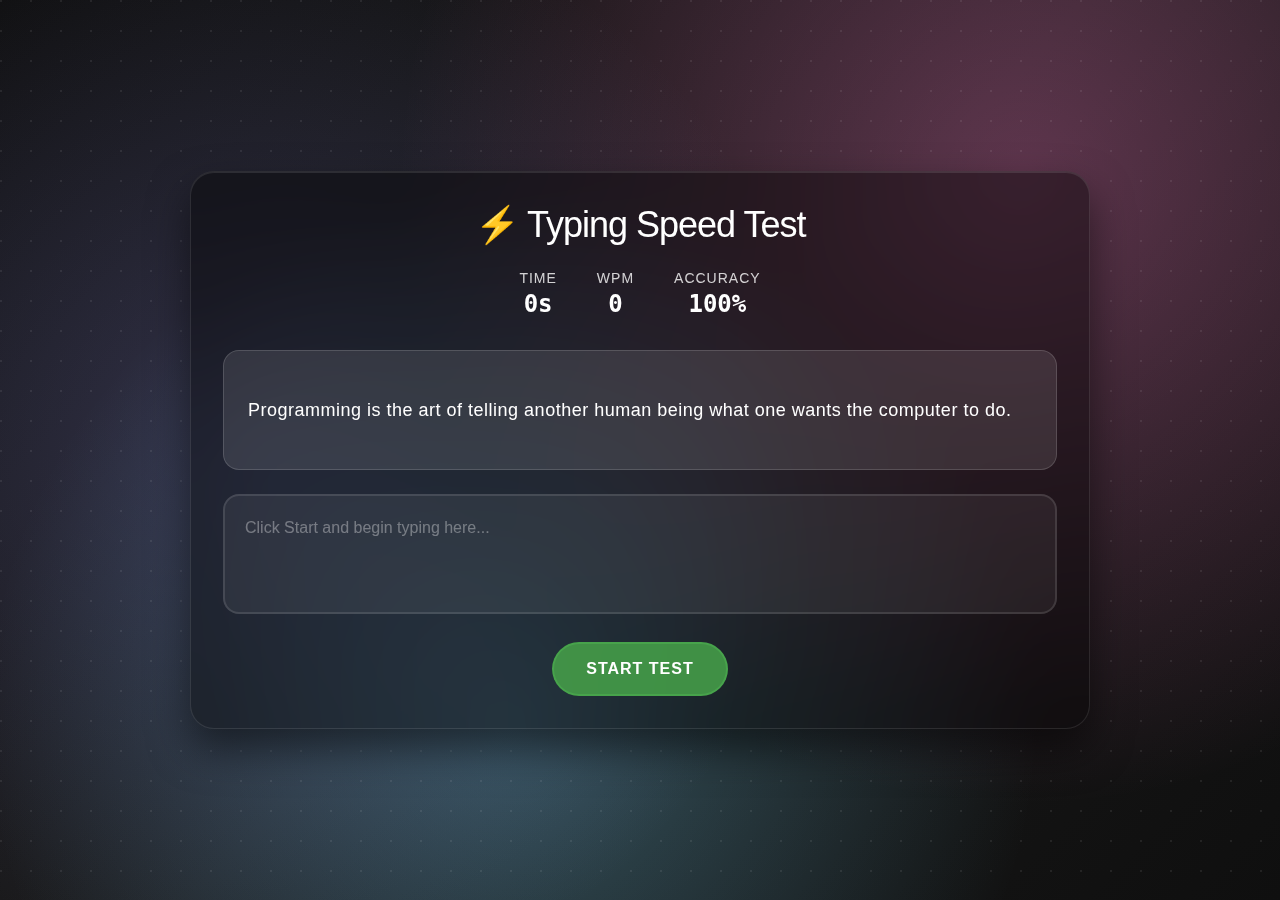
<file: CS-20/index.html>
<!DOCTYPE html>
<html lang="en">
<head>
  <meta charset="UTF-8">
  <meta name="viewport" content="width=device-width, initial-scale=1.0">
  <title>Typing Speed Test | C-20</title>
  <link rel="stylesheet" href="style.css">
</head>
<body>
  <div class="container">
    <div class="app">
      <header class="header">
        <h1>⚡ Typing Speed Test</h1>
        <div class="stats">
          <div class="stat">
            <span class="label">Time</span>
            <span id="timer" class="value">0s</span>
          </div>
          <div class="stat">
            <span class="label">WPM</span>
            <span id="wpm" class="value">0</span>
          </div>
          <div class="stat">
            <span class="label">Accuracy</span>
            <span id="accuracy" class="value">100%</span>
          </div>
        </div>
      </header>

      <div class="content">
        <div class="text-display">
          <p id="textToType" class="text-content"></p>
        </div>
        
        <div class="input-section">
          <textarea id="userInput" class="typing-input" placeholder="Click Start and begin typing here..." disabled></textarea>
        </div>

        <div class="controls">
          <button id="startBtn" class="btn primary">Start Test</button>
          <button id="restartBtn" class="btn secondary" style="display: none;">Try Again</button>
        </div>

        <div id="results" class="results" style="display: none;">
          <h2>Test Results</h2>
          <div class="result-stats">
            <div class="result-item">
              <span class="result-label">Time Taken:</span>
              <span id="finalTime" class="result-value"></span>
            </div>
            <div class="result-item">
              <span class="result-label">Words per Minute:</span>
              <span id="finalWPM" class="result-value"></span>
            </div>
            <div class="result-item">
              <span class="result-label">Accuracy:</span>
              <span id="finalAccuracy" class="result-value"></span>
            </div>
          </div>
        </div>
      </div>
    </div>
  </div>
  <script src="script.js"></script>
</body>
</html>
</file>
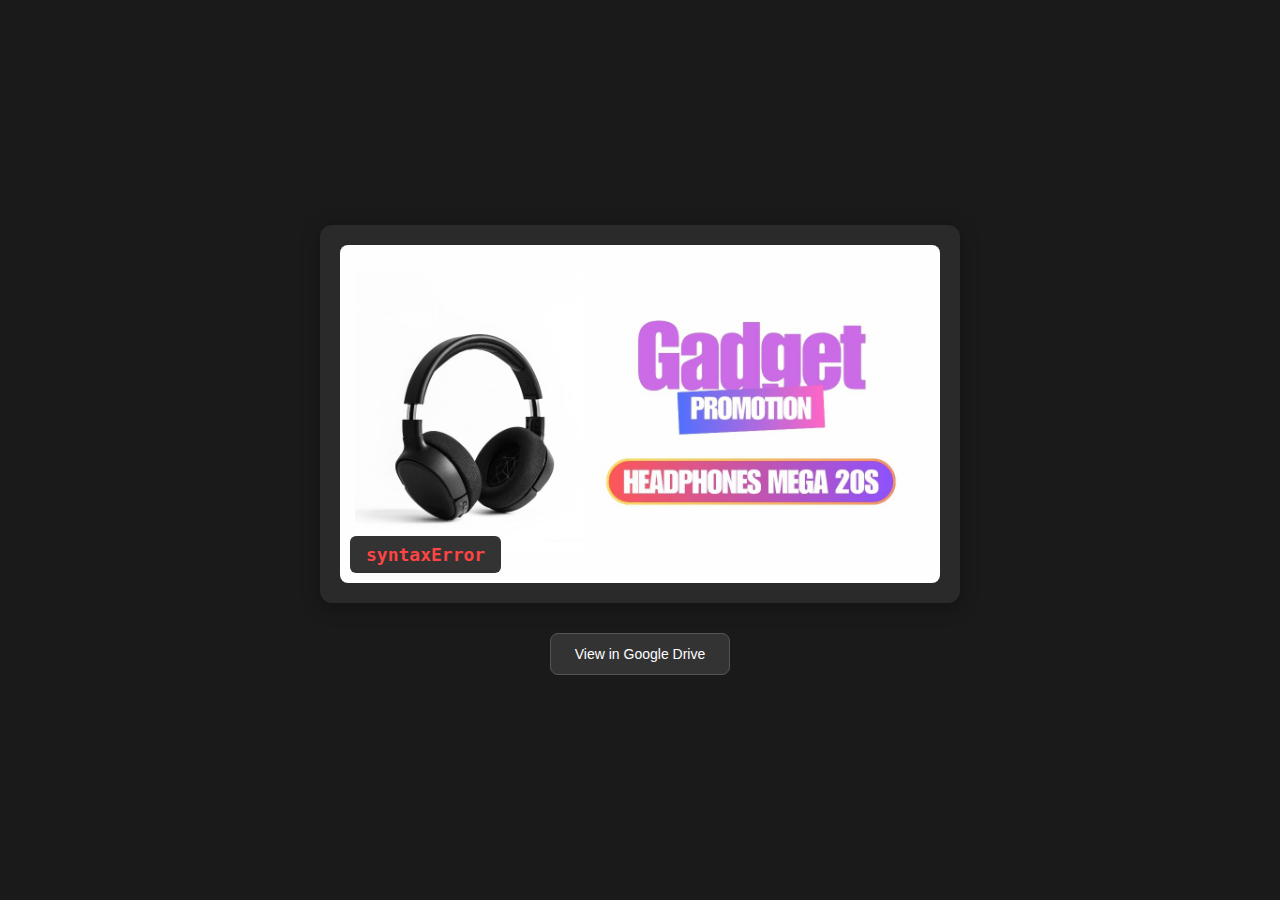
<file: D-08/index.html>
<!DOCTYPE html>
<html lang="en">
<head>
  <meta charset="UTF-8">
  <title>D08 - syntaxError</title>
  <link rel="stylesheet" href="style.css">
</head>
<body>
  <main class="container">
    <div class="image-holder">
      <img src="StarGlow Earbuds.jpg" alt="YouTube Thumbnail - syntaxError">
      <div class="caption">syntaxError</div>
    </div>
    <button class="drive-button" onclick="window.open('https://drive.google.com/file/d/1yyWlqBCpT8Obw0vAnAIRidZBgoSbN5Pg/view', '_blank')">
      View in Google Drive
    </button>
  </main>
</body>
</html>
</file>
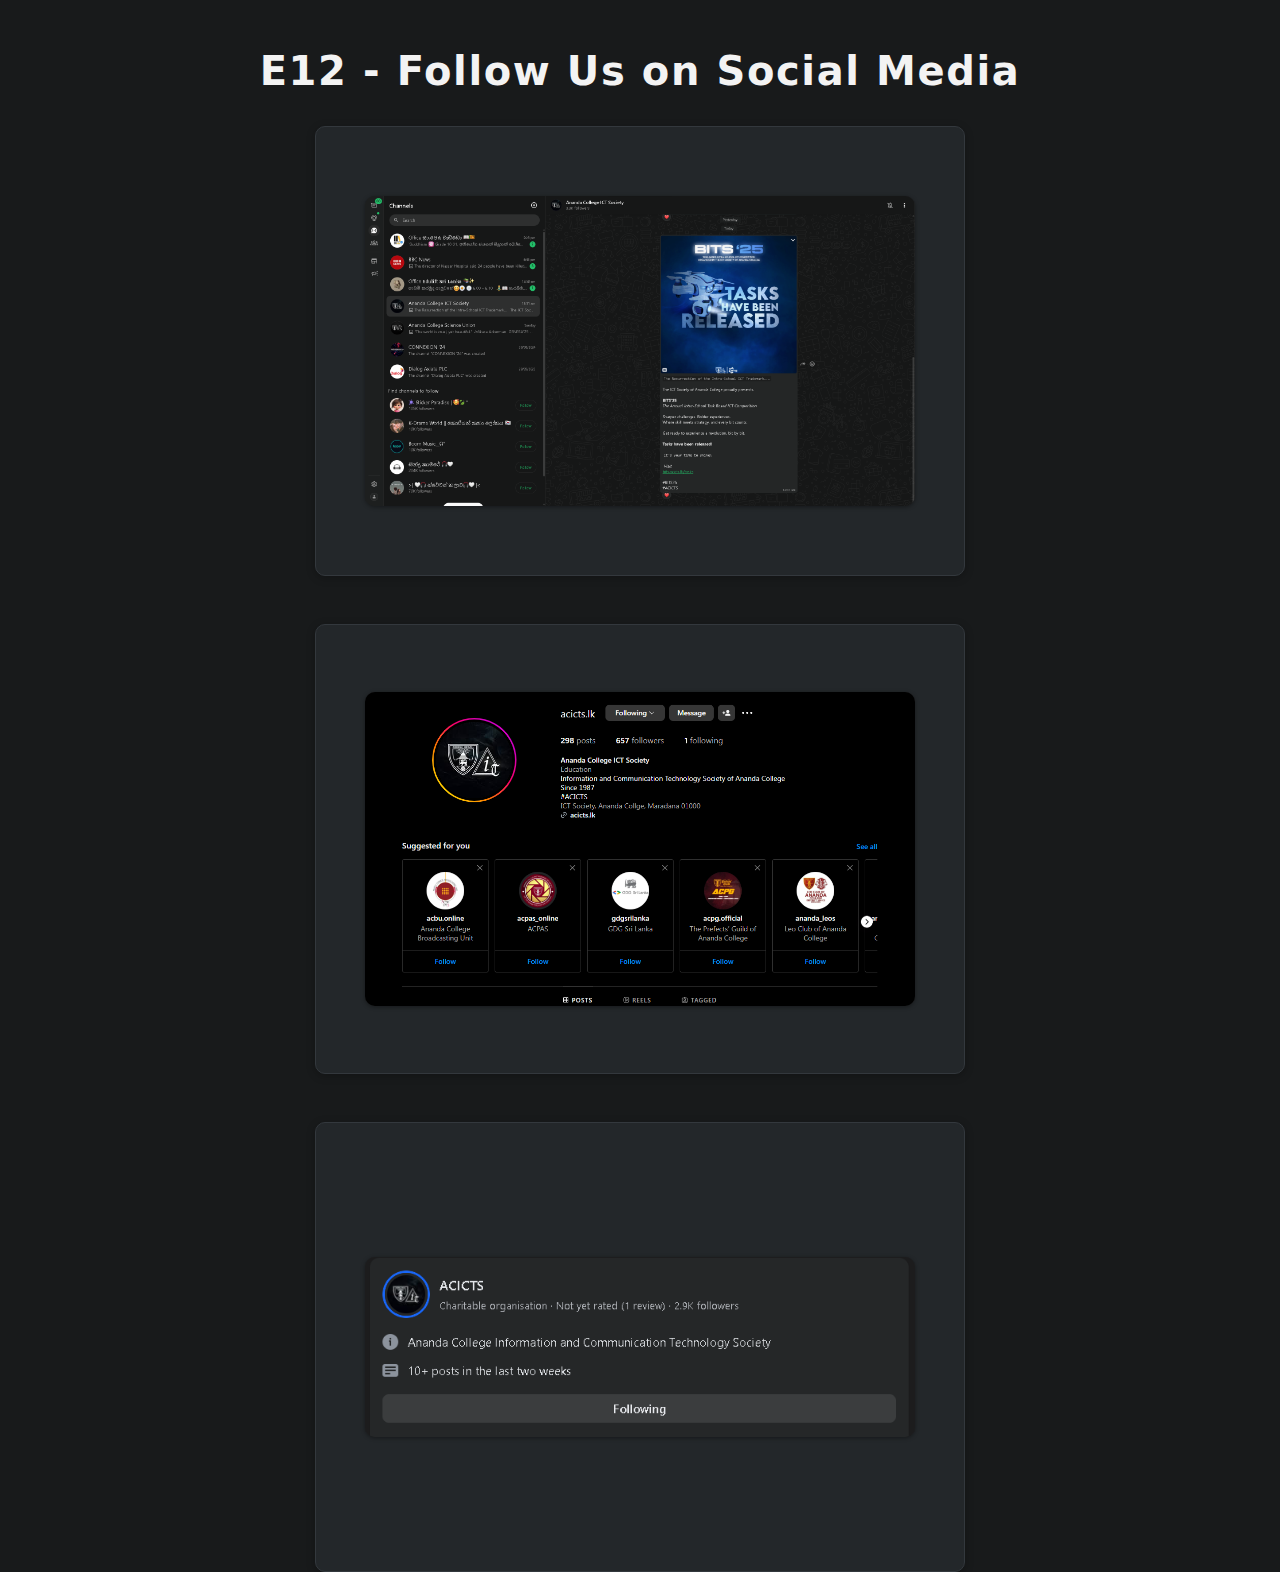
<file: E-12/index.html>
<!DOCTYPE html>
<html lang="en">
<head>
  <meta charset="UTF-8">
  <title>E12 - syntaxError</title>
  <link rel="stylesheet" href="style.css">
</head>
<body>
  <h1 class="gallery-heading">E12 - Follow Us on Social Media</h1>
  <main class="gallery">
    <div class="image-window"><img src="assests/Whatsapp.png" alt="Whatsapp"></div>
    <div class="image-window"><img src="assests/insta.png" alt="Instagram"></div>
    <div class="image-window"><img src="assests/facebook.png" alt="facebook"></div>
  </main>
</body>
</html>
</file>
<file: CS-01/style.css>
body {
  font-family: Arial, sans-serif;
  background: #fafafa;
  color: #222;
  display: flex;
  flex-direction: column;
  align-items: center;
  justify-content: center;
  min-height: 100vh;
  margin: 0;
}

h1 {
  margin-bottom: 16px;
  font-size: 2rem;
  letter-spacing: 1px;
}

.choices {
  display: flex;
  gap: 16px;
  margin-bottom: 24px;
}

button.choice {
  padding: 12px 24px;
  font-size: 1rem;
  border: 1px solid #bbb;
  border-radius: 6px;
  background: #fff;
  cursor: pointer;
  transition: background 0.2s;
}

button.choice:hover {
  background: #f0f0f0;
}

.result, .score {
  margin: 8px 0;
  font-size: 1.1rem;
}
</file>
<file: CS-03/style.css>
* {
    margin: 0;
    padding: 0;
    box-sizing: border-box;
}

:root {
    --primary-color: #00d4ff;
    --secondary-color: #ff6b6b;
    --accent-color: #00ff88;
    --bg-primary: #0a0a0a;
    --bg-secondary: #1a1a1a;
    --bg-card: #252525;
    --text-primary: #ffffff;
    --text-secondary: #b0b0b0;
    --text-muted: #808080;
    --border-color: #333333;
    --gradient-primary: linear-gradient(135deg, var(--primary-color), var(--secondary-color));
    --gradient-secondary: linear-gradient(135deg, var(--accent-color), var(--primary-color));
    --shadow: 0 8px 32px rgba(0, 0, 0, 0.3);
    --shadow-hover: 0 12px 48px rgba(0, 212, 255, 0.2);
}

html {
    scroll-behavior: smooth;
}

body {
    font-family: 'Segoe UI', Tahoma, Geneva, Verdana, sans-serif;
    background: var(--bg-primary);
    color: var(--text-primary);
    line-height: 1.6;
    overflow-x: hidden;
}

.container {
    max-width: 1200px;
    margin: 0 auto;
    padding: 0 2rem;
}


.navbar {
    position: fixed;
    top: 0;
    width: 100%;
    background: rgba(10, 10, 10, 0.95);
    backdrop-filter: blur(10px);
    z-index: 1000;
    padding: 1rem 0;
    transition: all 0.3s ease;
}

.nav-container {
    max-width: 1200px;
    margin: 0 auto;
    padding: 0 2rem;
    display: flex;
    justify-content: space-between;
    align-items: center;
}

.nav-logo {
    font-size: 1.5rem;
    font-weight: bold;
    background: var(--gradient-primary);
    -webkit-background-clip: text;
    -webkit-text-fill-color: transparent;
    background-clip: text;
}

.nav-menu {
    display: flex;
    gap: 2rem;
}

.nav-link {
    text-decoration: none;
    color: var(--text-secondary);
    font-weight: 500;
    transition: all 0.3s ease;
    position: relative;
}

.nav-link:hover {
    color: var(--primary-color);
}

.nav-link::after {
    content: '';
    position: absolute;
    bottom: -5px;
    left: 0;
    width: 0;
    height: 2px;
    background: var(--gradient-primary);
    transition: width 0.3s ease;
}

.nav-link:hover::after {
    width: 100%;
}

.nav-toggle {
    display: none;
    flex-direction: column;
    cursor: pointer;
}

.bar {
    width: 25px;
    height: 3px;
    background: var(--text-primary);
    margin: 3px 0;
    transition: 0.3s;
}


.hero {
    min-height: 100vh;
    display: flex;
    align-items: center;
    padding: 0 2rem;
    background: radial-gradient(ellipse at center, rgba(0, 212, 255, 0.1) 0%, transparent 70%);
}

.hero-content {
    max-width: 1200px;
    margin: 0 auto;
    display: grid;
    grid-template-columns: 1fr 1fr;
    gap: 4rem;
    align-items: center;
}

.hero-title {
    font-size: 3.5rem;
    font-weight: 700;
    margin-bottom: 1rem;
    line-height: 1.2;
}

.accent {
    background: var(--gradient-primary);
    -webkit-background-clip: text;
    -webkit-text-fill-color: transparent;
    background-clip: text;
}

.hero-subtitle {
    font-size: 1.5rem;
    color: var(--text-secondary);
    margin-bottom: 1rem;
}

.hero-description {
    font-size: 1.1rem;
    color: var(--text-muted);
    margin-bottom: 2rem;
    max-width: 500px;
}

.hero-buttons {
    display: flex;
    gap: 1rem;
    margin-bottom: 2rem;
}

.btn {
    padding: 0.8rem 2rem;
    text-decoration: none;
    border-radius: 50px;
    font-weight: 600;
    transition: all 0.3s ease;
    display: inline-block;
    text-align: center;
}

.btn-primary {
    background: var(--gradient-primary);
    color: white;
    box-shadow: var(--shadow);
}

.btn-primary:hover {
    transform: translateY(-2px);
    box-shadow: var(--shadow-hover);
}

.btn-secondary {
    background: transparent;
    color: var(--text-primary);
    border: 2px solid var(--primary-color);
}

.btn-secondary:hover {
    background: var(--primary-color);
    color: var(--bg-primary);
    transform: translateY(-2px);
}

.hero-image {
    display: flex;
    justify-content: center;
    align-items: center;
}

.avatar {
    width: 300px;
    height: 300px;
    border-radius: 50%;
    background: var(--gradient-secondary);
    display: flex;
    align-items: center;
    justify-content: center;
    box-shadow: var(--shadow);
    animation: float 6s ease-in-out infinite;
}

.avatar i {
    font-size: 8rem;
    color: var(--bg-primary);
}

@keyframes float {
    0%, 100% { transform: translateY(0px); }
    50% { transform: translateY(-20px); }
}


section {
    padding: 5rem 0;
}

.section-title {
    font-size: 2.5rem;
    text-align: center;
    margin-bottom: 3rem;
    background: var(--gradient-primary);
    -webkit-background-clip: text;
    -webkit-text-fill-color: transparent;
    background-clip: text;
}

.about {
    background: var(--bg-secondary);
}

.about-content {
    display: grid;
    grid-template-columns: 2fr 1fr;
    gap: 4rem;
    align-items: center;
}

.about-text p {
    font-size: 1.1rem;
    color: var(--text-secondary);
    margin-bottom: 1rem;
}

.about-stats {
    display: flex;
    flex-direction: column;
    gap: 2rem;
}

.stat {
    text-align: center;
    padding: 1.5rem;
    background: var(--bg-card);
    border-radius: 15px;
    box-shadow: var(--shadow);
}

.stat-number {
    font-size: 2.5rem;
    font-weight: bold;
    background: var(--gradient-primary);
    -webkit-background-clip: text;
    -webkit-text-fill-color: transparent;
    background-clip: text;
}

.stat-label {
    color: var(--text-secondary);
    margin-top: 0.5rem;
}


.skills-grid {
    display: grid;
    grid-template-columns: repeat(auto-fit, minmax(300px, 1fr));
    gap: 2rem;
}

.skill-category {
    background: var(--bg-card);
    padding: 2rem;
    border-radius: 15px;
    box-shadow: var(--shadow);
    transition: transform 0.3s ease;
}

.skill-category:hover {
    transform: translateY(-5px);
}

.skill-category h3 {
    margin-bottom: 1.5rem;
    color: var(--primary-color);
    font-size: 1.3rem;
}

.skill-items {
    display: flex;
    flex-wrap: wrap;
    gap: 0.8rem;
}

.skill-item {
    background: var(--bg-secondary);
    padding: 0.5rem 1rem;
    border-radius: 25px;
    font-size: 0.9rem;
    color: var(--text-secondary);
    border: 1px solid var(--border-color);
    transition: all 0.3s ease;
}

.skill-item:hover {
    border-color: var(--primary-color);
    color: var(--primary-color);
    transform: scale(1.05);
}


.projects {
    background: var(--bg-secondary);
}

.projects-grid {
    display: grid;
    grid-template-columns: repeat(auto-fit, minmax(350px, 1fr));
    gap: 2rem;
}

.project-card {
    background: var(--bg-card);
    padding: 2rem;
    border-radius: 15px;
    box-shadow: var(--shadow);
    transition: all 0.3s ease;
    border: 1px solid var(--border-color);
}

.project-card:hover {
    transform: translateY(-10px);
    box-shadow: var(--shadow-hover);
    border-color: var(--primary-color);
}

.project-icon {
    width: 60px;
    height: 60px;
    background: var(--gradient-primary);
    border-radius: 50%;
    display: flex;
    align-items: center;
    justify-content: center;
    margin-bottom: 1.5rem;
}

.project-icon i {
    font-size: 1.5rem;
    color: white;
}

.project-card h3 {
    margin-bottom: 1rem;
    color: var(--text-primary);
}

.project-card p {
    color: var(--text-secondary);
    margin-bottom: 1.5rem;
    line-height: 1.6;
}

.project-tech {
    display: flex;
    gap: 0.5rem;
    margin-bottom: 1.5rem;
    flex-wrap: wrap;
}

.project-tech span {
    background: var(--bg-secondary);
    padding: 0.3rem 0.8rem;
    border-radius: 15px;
    font-size: 0.8rem;
    color: var(--text-muted);
}

.project-link {
    color: var(--primary-color);
    text-decoration: none;
    font-weight: 600;
    transition: all 0.3s ease;
}

.project-link:hover {
    color: var(--accent-color);
}


.contact-content {
    text-align: center;
    max-width: 600px;
    margin: 0 auto;
}

.contact-text {
    margin-bottom: 3rem;
}

.contact-text p {
    font-size: 1.1rem;
    color: var(--text-secondary);
}

.contact-links {
    display: flex;
    justify-content: center;
    gap: 2rem;
    flex-wrap: wrap;
}

.contact-link {
    display: flex;
    align-items: center;
    gap: 0.5rem;
    padding: 1rem 2rem;
    background: var(--bg-card);
    color: var(--text-primary);
    text-decoration: none;
    border-radius: 50px;
    transition: all 0.3s ease;
    box-shadow: var(--shadow);
}

.contact-link:hover {
    background: var(--primary-color);
    color: var(--bg-primary);
    transform: translateY(-3px);
}


.footer {
    background: var(--bg-secondary);
    padding: 2rem 0;
    text-align: center;
    border-top: 1px solid var(--border-color);
}

.footer p {
    color: var(--text-muted);
}

@media (max-width: 768px) {
    .nav-menu {
        position: fixed;
        left: -100%;
        top: 70px;
        flex-direction: column;
        background-color: var(--bg-secondary);
        width: 100%;
        text-align: center;
        transition: 0.3s;
        box-shadow: var(--shadow);
        padding: 2rem 0;
    }

    .nav-menu.active {
        left: 0;
    }

    .nav-toggle {
        display: flex;
    }

    .hero-content {
        grid-template-columns: 1fr;
        text-align: center;
        gap: 2rem;
    }

    .hero-title {
        font-size: 2.5rem;
    }

    .hero-buttons {
        justify-content: center;
        flex-wrap: wrap;
    }

    .avatar {
        width: 200px;
        height: 200px;
    }

    .avatar i {
        font-size: 5rem;
    }

    .about-content {
        grid-template-columns: 1fr;
        gap: 2rem;
    }

    .about-stats {
        flex-direction: row;
        justify-content: space-around;
    }

    .skills-grid {
        grid-template-columns: 1fr;
    }

    .projects-grid {
        grid-template-columns: 1fr;
    }

    .contact-links {
        flex-direction: column;
        align-items: center;
    }

    .container {
        padding: 0 1rem;
    }

    section {
        padding: 3rem 0;
    }
}

@media (max-width: 480px) {
    .hero-title {
        font-size: 2rem;
    }

    .section-title {
        font-size: 2rem;
    }

    .about-stats {
        flex-direction: column;
        gap: 1rem;
    }

    .contact-links {
        gap: 1rem;
    }
}

* {
    transition: color 0.3s ease, background-color 0.3s ease, border-color 0.3s ease;
}

::-webkit-scrollbar {
    width: 8px;
}

::-webkit-scrollbar-track {
    background: var(--bg-primary);
}

::-webkit-scrollbar-thumb {
    background: var(--primary-color);
    border-radius: 4px;
}

::-webkit-scrollbar-thumb:hover {
    background: var(--accent-color);
}
</file>
<file: CS-04/style.css>
body {
  background: #181a20;
  color: #f1f1f1;
  font-family: 'Segoe UI', Arial, sans-serif;
  min-height: 100vh;
  margin: 0;
  display: flex;
  flex-direction: column;
  align-items: center;
  justify-content: center;
}

.container {
  background: #23262f;
  padding: 32px 24px;
  border-radius: 14px;
  box-shadow: 0 4px 24px rgba(0,0,0,0.25);
  display: flex;
  flex-direction: column;
  gap: 18px;
  min-width: 320px;
}

h1 {
  font-size: 1.5rem;
  margin-bottom: 8px;
  letter-spacing: 1px;
  text-align: center;
}

select, input[type="number"] {
  background: #23262f;
  color: #f1f1f1;
  border: 1px solid #444;
  border-radius: 6px;
  padding: 10px;
  font-size: 1rem;
  outline: none;
  margin-bottom: 8px;
}

select:focus, input[type="number"]:focus {
  border-color: #4f8cff;
}

button {
  background: #4f8cff;
  color: #fff;
  border: none;
  border-radius: 6px;
  padding: 10px 0;
  font-size: 1rem;
  cursor: pointer;
  transition: background 0.2s;
}

button:hover {
  background: #357ae8;
}

.result {
  margin-top: 10px;
  font-size: 1.1rem;
  text-align: center;
  color: #aeea00;
}
</file>
<file: CS-05/style.css>
body {
  background: #1a1a1a;
  color: #e0e0e0;
  font-family: -apple-system, BlinkMacSystemFont, sans-serif;
  margin: 0;
  padding: 40px 20px;
}

.container {
  max-width: 400px;
  margin: 0 auto;
}

h1 {
  font-size: 32px;
  font-weight: 600;
  margin-bottom: 40px;
  text-align: center;
  letter-spacing: -1px;
  color: #ffffff;
}

.footer {
  text-align: center;
  margin-top: 50px;
  font-size: 14px;
  color: #666;
  font-weight: 300;
}

.add-task {
  display: flex;
  margin-bottom: 30px;
}

#taskInput {
  flex: 1;
  background: #2a2a2a;
  border: 1px solid #333;
  color: #e0e0e0;
  padding: 12px;
  font-size: 16px;
  outline: none;
}

#taskInput:focus {
  border-color: #555;
}

#addTaskBtn {
  background: #333;
  border: 1px solid #333;
  color: #e0e0e0;
  padding: 12px 16px;
  cursor: pointer;
  font-size: 18px;
}

#addTaskBtn:hover {
  background: #444;
}

.task-item {
  display: flex;
  align-items: center;
  padding: 12px 0;
  border-bottom: 1px solid #2a2a2a;
}

.task-checkbox {
  width: 16px;
  height: 16px;
  border: 1px solid #555;
  margin-right: 12px;
  cursor: pointer;
  display: flex;
  align-items: center;
  justify-content: center;
  font-size: 12px;
}

.task-checkbox.checked {
  background: #333;
  color: #e0e0e0;
}

.task-text {
  flex: 1;
  font-size: 16px;
}

.task-item.completed .task-text {
  text-decoration: line-through;
  opacity: 0.5;
}

.delete-btn {
  background: none;
  border: none;
  color: #666;
  cursor: pointer;
  font-size: 16px;
  padding: 4px;
}

.delete-btn:hover {
  color: #999;
}
</file>
<file: CS-16/style.css>
* {
  margin: 0;
  padding: 0;
  box-sizing: border-box;
}

:root {
  --bg-primary: #0f0f0f;
  --bg-secondary: #1a1a1a;
  --text-primary: #fff;
  --text-secondary: #888;
  --glass-bg: rgba(255, 255, 255, 0.05);
  --glass-border: rgba(255, 255, 255, 0.1);
  --accent: #333;
}

[data-theme="light"] {
  --bg-primary: #f5f5f5;
  --bg-secondary: #fff;
  --text-primary: #333;
  --text-secondary: #666;
  --glass-bg: rgba(0, 0, 0, 0.05);
  --glass-border: rgba(0, 0, 0, 0.1);
  --accent: #e0e0e0;
}

body {
  font-family: -apple-system, BlinkMacSystemFont, 'Segoe UI', Roboto, sans-serif;
  background: linear-gradient(135deg, var(--bg-primary) 0%, var(--bg-secondary) 100%);
  color: var(--text-primary);
  min-height: 100vh;
  display: flex;
  align-items: center;
  justify-content: center;
  transition: all 0.3s ease;
}

.container {
  text-align: center;
  padding: 20px;
}

.clock-wrapper {
  backdrop-filter: blur(20px);
  background: var(--glass-bg);
  border: 1px solid var(--glass-border);
  border-radius: 24px;
  padding: 48px 32px;
  box-shadow: 0 20px 40px rgba(0, 0, 0, 0.3);
  min-width: 320px;
  transition: all 0.3s ease;
}

.date {
  font-size: 18px;
  font-weight: 300;
  color: var(--text-secondary);
  margin-bottom: 16px;
  letter-spacing: 1px;
}

.time {
  font-size: 64px;
  font-weight: 200;
  font-family: 'SF Mono', 'Monaco', 'Cascadia Code', monospace;
  letter-spacing: -2px;
  margin-bottom: 32px;
  background: linear-gradient(135deg, var(--text-primary) 0%, var(--text-secondary) 100%);
  -webkit-background-clip: text;
  -webkit-text-fill-color: transparent;
  background-clip: text;
  transition: all 0.3s ease;
}

.controls {
  display: flex;
  gap: 12px;
  justify-content: center;
}

.btn {
  background: var(--accent);
  border: 1px solid var(--glass-border);
  border-radius: 12px;
  padding: 12px 20px;
  color: var(--text-primary);
  font-size: 14px;
  cursor: pointer;
  transition: all 0.3s ease;
  font-weight: 500;
  backdrop-filter: blur(10px);
}

.btn:hover {
  transform: translateY(-2px);
  box-shadow: 0 8px 24px rgba(0, 0, 0, 0.2);
  background: var(--glass-bg);
  border-color: var(--glass-border);
}

.btn:active {
  transform: translateY(0);
}

@media (max-width: 480px) {
  .clock-wrapper {
    padding: 36px 24px;
    margin: 0 16px;
  }
  
  .time {
    font-size: 48px;
    letter-spacing: -1px;
  }
  
  .date {
    font-size: 16px;
  }
  
  .btn {
    padding: 10px 16px;
    font-size: 13px;
  }
}

@media (max-width: 320px) {
  .time {
    font-size: 40px;
  }
  
  .controls {
    flex-direction: column;
    gap: 8px;
  }
}
</file>
<file: CS-17/style.css>
* {
  margin: 0;
  padding: 0;
  box-sizing: border-box;
}

body {
  font-family: -apple-system, BlinkMacSystemFont, 'Segoe UI', Roboto, sans-serif;
  background: linear-gradient(135deg, #667eea 0%, #764ba2 25%, #f093fb 50%, #f5576c 75%, #4facfe 100%);
  background-size: 400% 400%;
  animation: gradientShift 8s ease infinite;
  min-height: 100vh;
  display: flex;
  align-items: center;
  justify-content: center;
  padding: 20px;
}

@keyframes gradientShift {
  0% { background-position: 0% 50%; }
  50% { background-position: 100% 50%; }
  100% { background-position: 0% 50%; }
}

.container {
  width: 100%;
  max-width: 600px;
}

.quote-card {
  backdrop-filter: blur(20px);
  background: rgba(255, 255, 255, 0.15);
  border: 1px solid rgba(255, 255, 255, 0.2);
  border-radius: 24px;
  padding: 48px 32px;
  text-align: center;
  box-shadow: 0 20px 40px rgba(0, 0, 0, 0.2);
  transition: all 0.3s ease;
  position: relative;
  overflow: hidden;
}

.quote-card::before {
  content: '';
  position: absolute;
  top: 0;
  left: 0;
  right: 0;
  height: 2px;
  background: linear-gradient(90deg, transparent, rgba(255, 255, 255, 0.8), transparent);
  animation: shimmer 2s ease-in-out infinite;
}

@keyframes shimmer {
  0% { transform: translateX(-100%); }
  100% { transform: translateX(100%); }
}

.quote-icon {
  font-size: 32px;
  margin-bottom: 24px;
  opacity: 0.8;
}

.quote {
  font-size: 24px;
  font-weight: 300;
  line-height: 1.4;
  color: #fff;
  margin-bottom: 24px;
  font-style: italic;
  opacity: 0;
  transform: translateY(20px);
  transition: all 0.5s ease;
  min-height: 120px;
  display: flex;
  align-items: center;
  justify-content: center;
  text-align: center;
}

.quote.show {
  opacity: 1;
  transform: translateY(0);
}

.author {
  font-size: 16px;
  font-weight: 500;
  color: rgba(255, 255, 255, 0.9);
  margin-bottom: 32px;
  opacity: 0;
  transform: translateY(10px);
  transition: all 0.5s ease 0.2s;
}

.author.show {
  opacity: 1;
  transform: translateY(0);
}

.author::before {
  content: '— ';
}

.btn {
  background: rgba(255, 255, 255, 0.2);
  border: 2px solid rgba(255, 255, 255, 0.3);
  border-radius: 50px;
  padding: 16px 32px;
  color: #fff;
  font-size: 16px;
  font-weight: 600;
  cursor: pointer;
  transition: all 0.3s ease;
  backdrop-filter: blur(10px);
  text-transform: uppercase;
  letter-spacing: 1px;
}

.btn:hover {
  transform: translateY(-3px);
  box-shadow: 0 12px 24px rgba(0, 0, 0, 0.2);
  background: rgba(255, 255, 255, 0.3);
  border-color: rgba(255, 255, 255, 0.5);
}

.btn:active {
  transform: translateY(-1px);
}

@media (max-width: 640px) {
  .quote-card {
    padding: 36px 24px;
    margin: 0 16px;
  }
  
  .quote {
    font-size: 20px;
    min-height: 100px;
  }
  
  .author {
    font-size: 14px;
  }
  
  .btn {
    padding: 14px 28px;
    font-size: 14px;
  }
}

@media (max-width: 480px) {
  .quote {
    font-size: 18px;
    min-height: 80px;
  }
  
  .quote-card {
    padding: 28px 20px;
  }
}
</file>
<file: CS-18/style.css>
* {
  margin: 0;
  padding: 0;
  box-sizing: border-box;
}

body {
  font-family: -apple-system, BlinkMacSystemFont, 'Segoe UI', Roboto, sans-serif;
  background: 
    radial-gradient(circle at 20% 50%, rgba(120, 119, 198, 0.3) 0%, transparent 50%),
    radial-gradient(circle at 80% 20%, rgba(255, 119, 198, 0.3) 0%, transparent 50%),
    radial-gradient(circle at 40% 80%, rgba(120, 219, 255, 0.3) 0%, transparent 50%),
    linear-gradient(135deg, #0f0f0f 0%, #1a1a1a 50%, #0f0f0f 100%);
  background-size: 100% 100%, 100% 100%, 100% 100%, 100% 100%;
  min-height: 100vh;
  display: flex;
  align-items: center;
  justify-content: center;
  padding: 20px;
  position: relative;
}

body::before {
  content: '';
  position: absolute;
  top: 0;
  left: 0;
  right: 0;
  bottom: 0;
  background-image: 
    radial-gradient(circle at 1px 1px, rgba(255,255,255,0.1) 1px, transparent 0);
  background-size: 40px 40px;
  pointer-events: none;
  z-index: -1;
}

.container {
  width: 100%;
  max-width: 320px;
}

.calculator {
  background: rgba(0, 0, 0, 0.4);
  backdrop-filter: blur(20px);
  border: 1px solid rgba(255, 255, 255, 0.1);
  border-radius: 20px;
  padding: 24px;
  box-shadow: 
    0 20px 40px rgba(0, 0, 0, 0.5),
    inset 0 1px 0 rgba(255, 255, 255, 0.1);
  position: relative;
}

.calculator::before {
  content: '';
  position: absolute;
  top: 0;
  left: 0;
  right: 0;
  bottom: 0;
  background-image: 
    linear-gradient(45deg, transparent 40%, rgba(255,255,255,0.05) 50%, transparent 60%),
    radial-gradient(circle at 2px 2px, rgba(255,255,255,0.08) 1px, transparent 0);
  background-size: 80px 80px, 20px 20px;
  border-radius: 20px;
  pointer-events: none;
  z-index: -1;
}

.display {
  background: 
    radial-gradient(circle at 10% 20%, rgba(0, 255, 100, 0.1) 0%, transparent 50%),
    linear-gradient(135deg, rgba(0, 0, 0, 0.6) 0%, rgba(20, 20, 20, 0.8) 100%);
  border-radius: 12px;
  padding: 24px 20px;
  margin-bottom: 20px;
  text-align: right;
  box-shadow: 
    inset 0 2px 8px rgba(0, 0, 0, 0.5),
    inset 0 1px 0 rgba(255, 255, 255, 0.1);
  border: 1px solid rgba(0, 255, 100, 0.2);
  position: relative;
}

.display::before {
  content: '';
  position: absolute;
  top: 0;
  left: 0;
  right: 0;
  bottom: 0;
  background-image: 
    radial-gradient(circle at 1px 1px, rgba(0, 255, 100, 0.1) 1px, transparent 0);
  background-size: 15px 15px;
  border-radius: 12px;
  pointer-events: none;
  z-index: -1;
}

.result {
  color: #fff;
  font-size: 32px;
  font-weight: 300;
  font-family: 'SF Mono', 'Monaco', 'Cascadia Code', monospace;
  word-wrap: break-word;
  overflow-wrap: break-word;
  min-height: 40px;
  display: flex;
  align-items: center;
  justify-content: flex-end;
}

.buttons {
  display: grid;
  grid-template-columns: repeat(4, 1fr);
  gap: 12px;
}

.btn {
  border: none;
  border-radius: 12px;
  font-size: 20px;
  font-weight: 500;
  cursor: pointer;
  transition: all 0.2s ease;
  height: 60px;
  display: flex;
  align-items: center;
  justify-content: center;
  backdrop-filter: blur(10px);
  box-shadow: 0 4px 12px rgba(0, 0, 0, 0.2);
}

.btn:hover {
  transform: translateY(-2px);
  box-shadow: 0 6px 16px rgba(0, 0, 0, 0.3);
}

.btn:active {
  transform: translateY(0);
  box-shadow: 0 2px 8px rgba(0, 0, 0, 0.3);
}

.number {
  background: rgba(255, 255, 255, 0.15);
  color: #fff;
  border: 1px solid rgba(255, 255, 255, 0.2);
}

.number:hover {
  background: rgba(255, 255, 255, 0.25);
}

.operator {
  background: rgba(255, 165, 0, 0.8);
  color: #fff;
  border: 1px solid rgba(255, 165, 0, 0.6);
}

.operator:hover {
  background: rgba(255, 165, 0, 0.9);
}

.operator.active {
  background: rgba(255, 165, 0, 1);
  box-shadow: 0 0 12px rgba(255, 165, 0, 0.5);
}

.equals {
  background: rgba(76, 175, 80, 0.8);
  color: #fff;
  border: 1px solid rgba(76, 175, 80, 0.6);
  grid-row: span 2;
}

.equals:hover {
  background: rgba(76, 175, 80, 0.9);
}

.clear {
  background: rgba(244, 67, 54, 0.8);
  color: #fff;
  border: 1px solid rgba(244, 67, 54, 0.6);
}

.clear:hover {
  background: rgba(244, 67, 54, 0.9);
}

.zero {
  grid-column: span 2;
}

@media (max-width: 360px) {
  .calculator {
    padding: 20px;
  }
  
  .result {
    font-size: 28px;
  }
  
  .btn {
    height: 55px;
    font-size: 18px;
  }
  
  .buttons {
    gap: 10px;
  }
}

@media (max-width: 320px) {
  .container {
    max-width: 280px;
  }
  
  .calculator {
    padding: 16px;
  }
  
  .result {
    font-size: 24px;
  }
  
  .btn {
    height: 50px;
    font-size: 16px;
  }
  
  .buttons {
    gap: 8px;
  }
}
</file>
<file: CS-20/style.css>
* {
  margin: 0;
  padding: 0;
  box-sizing: border-box;
}

body {
  font-family: -apple-system, BlinkMacSystemFont, 'Segoe UI', Roboto, sans-serif;
  background: 
    radial-gradient(circle at 20% 50%, rgba(120, 119, 198, 0.3) 0%, transparent 50%),
    radial-gradient(circle at 80% 20%, rgba(255, 119, 198, 0.3) 0%, transparent 50%),
    radial-gradient(circle at 40% 80%, rgba(120, 219, 255, 0.3) 0%, transparent 50%),
    linear-gradient(135deg, #0f0f0f 0%, #1a1a1a 50%, #0f0f0f 100%);
  background-size: 100% 100%, 100% 100%, 100% 100%, 100% 100%;
  min-height: 100vh;
  display: flex;
  align-items: center;
  justify-content: center;
  padding: 20px;
  position: relative;
}

body::before {
  content: '';
  position: absolute;
  top: 0;
  left: 0;
  right: 0;
  bottom: 0;
  background-image: 
    radial-gradient(circle at 1px 1px, rgba(255,255,255,0.08) 1px, transparent 0);
  background-size: 30px 30px;
  pointer-events: none;
  z-index: -1;
}

.container {
  width: 100%;
  max-width: 900px;
}

.app {
  background: rgba(0, 0, 0, 0.4);
  backdrop-filter: blur(20px);
  border: 1px solid rgba(255, 255, 255, 0.1);
  border-radius: 24px;
  padding: 32px;
  box-shadow: 
    0 20px 40px rgba(0, 0, 0, 0.5),
    inset 0 1px 0 rgba(255, 255, 255, 0.1);
}

.header {
  text-align: center;
  margin-bottom: 32px;
}

.header h1 {
  font-size: 36px;
  font-weight: 300;
  color: #fff;
  margin-bottom: 24px;
  letter-spacing: -1px;
}

.stats {
  display: flex;
  justify-content: center;
  gap: 40px;
  flex-wrap: wrap;
}

.stat {
  display: flex;
  flex-direction: column;
  align-items: center;
  gap: 4px;
}

.label {
  font-size: 14px;
  color: rgba(255, 255, 255, 0.8);
  text-transform: uppercase;
  letter-spacing: 1px;
  font-weight: 500;
}

.value {
  font-size: 24px;
  font-weight: 600;
  color: #fff;
  font-family: 'SF Mono', 'Monaco', 'Cascadia Code', monospace;
}

.content {
  display: flex;
  flex-direction: column;
  gap: 24px;
}

.text-display {
  background: rgba(255, 255, 255, 0.1);
  border: 1px solid rgba(255, 255, 255, 0.15);
  border-radius: 16px;
  padding: 24px;
  min-height: 120px;
  display: flex;
  align-items: center;
}

.text-content {
  font-size: 18px;
  line-height: 1.6;
  color: #fff;
  letter-spacing: 0.5px;
  font-weight: 400;
}

.correct {
  background-color: rgba(76, 175, 80, 0.3);
  color: #4caf50;
}

.incorrect {
  background-color: rgba(244, 67, 54, 0.3);
  color: #f44336;
}

.current {
  background-color: rgba(255, 193, 7, 0.3);
  animation: blink 1s infinite;
}

@keyframes blink {
  0%, 50% { opacity: 1; }
  51%, 100% { opacity: 0.5; }
}

.input-section {
  position: relative;
}

.typing-input {
  width: 100%;
  background: rgba(255, 255, 255, 0.1);
  border: 2px solid rgba(255, 255, 255, 0.2);
  border-radius: 16px;
  padding: 20px;
  font-size: 16px;
  color: #fff;
  resize: none;
  min-height: 120px;
  outline: none;
  transition: all 0.3s ease;
  font-family: inherit;
  line-height: 1.5;
}

.typing-input::placeholder {
  color: rgba(255, 255, 255, 0.6);
}

.typing-input:focus {
  border-color: rgba(255, 255, 255, 0.5);
  background: rgba(255, 255, 255, 0.15);
  box-shadow: 0 0 20px rgba(255, 255, 255, 0.1);
}

.typing-input:disabled {
  opacity: 0.6;
  cursor: not-allowed;
}

.controls {
  display: flex;
  justify-content: center;
  gap: 16px;
  flex-wrap: wrap;
}

.btn {
  background: rgba(255, 255, 255, 0.2);
  border: 2px solid rgba(255, 255, 255, 0.3);
  color: #fff;
  padding: 16px 32px;
  border-radius: 50px;
  font-size: 16px;
  font-weight: 600;
  cursor: pointer;
  transition: all 0.3s ease;
  backdrop-filter: blur(10px);
  text-transform: uppercase;
  letter-spacing: 1px;
}

.btn:hover {
  transform: translateY(-2px);
  box-shadow: 0 8px 24px rgba(0, 0, 0, 0.2);
  background: rgba(255, 255, 255, 0.3);
}

.btn:active {
  transform: translateY(0);
}

.btn.primary {
  background: rgba(76, 175, 80, 0.8);
  border-color: rgba(76, 175, 80, 0.6);
}

.btn.primary:hover {
  background: rgba(76, 175, 80, 0.9);
}

.btn.secondary {
  background: rgba(255, 152, 0, 0.8);
  border-color: rgba(255, 152, 0, 0.6);
}

.btn.secondary:hover {
  background: rgba(255, 152, 0, 0.9);
}

.results {
  background: rgba(255, 255, 255, 0.1);
  border: 1px solid rgba(255, 255, 255, 0.2);
  border-radius: 16px;
  padding: 24px;
  text-align: center;
  animation: slideUp 0.5s ease;
}

@keyframes slideUp {
  from {
    opacity: 0;
    transform: translateY(20px);
  }
  to {
    opacity: 1;
    transform: translateY(0);
  }
}

.results h2 {
  color: #fff;
  font-size: 24px;
  font-weight: 300;
  margin-bottom: 20px;
}

.result-stats {
  display: flex;
  justify-content: space-around;
  flex-wrap: wrap;
  gap: 20px;
}

.result-item {
  display: flex;
  flex-direction: column;
  align-items: center;
  gap: 8px;
}

.result-label {
  font-size: 14px;
  color: rgba(255, 255, 255, 0.8);
  text-transform: uppercase;
  letter-spacing: 1px;
}

.result-value {
  font-size: 28px;
  font-weight: 600;
  color: #fff;
  font-family: 'SF Mono', 'Monaco', 'Cascadia Code', monospace;
}

@media (max-width: 768px) {
  .app {
    padding: 24px;
    margin: 0 10px;
  }
  
  .header h1 {
    font-size: 28px;
  }
  
  .stats {
    gap: 24px;
  }
  
  .value {
    font-size: 20px;
  }
  
  .text-content {
    font-size: 16px;
  }
  
  .typing-input {
    min-height: 100px;
    padding: 16px;
    font-size: 15px;
  }
  
  .btn {
    padding: 14px 24px;
    font-size: 14px;
  }
  
  .result-stats {
    flex-direction: column;
    align-items: center;
  }
}

@media (max-width: 480px) {
  .stats {
    gap: 16px;
  }
  
  .controls {
    flex-direction: column;
    align-items: center;
  }
  
  .btn {
    width: 100%;
    max-width: 200px;
  }
}
</file>
<file: D-08/style.css>
body {
  background: #1a1a1a;
  margin: 0;
  font-family: Arial, sans-serif;
  color: #fff;
  min-height: 100vh;
  display: flex;
  align-items: center;
  justify-content: center;
}

.container {
  display: flex;
  flex-direction: column;
  align-items: center;
  gap: 30px;
  padding: 20px;
}

.image-holder {
  position: relative;
  background: #2a2a2a;
  border-radius: 12px;
  padding: 20px;
  box-shadow: 0 4px 20px rgba(0,0,0,0.3);
  max-width: 600px;
  width: 100%;
}

.image-holder img {
  width: 100%;
  height: auto;
  border-radius: 8px;
  display: block;
  background: #333;
  min-height: 300px;
  object-fit: cover;
}

.caption {
  position: absolute;
  bottom: 30px;
  left: 30px;
  background: rgba(0,0,0,0.8);
  color: #ff4444;
  padding: 8px 16px;
  border-radius: 6px;
  font-size: 18px;
  font-weight: bold;
  font-family: monospace;
}

.drive-button {
  background: #333;
  color: #fff;
  border: 1px solid #555;
  padding: 12px 24px;
  border-radius: 8px;
  font-size: 14px;
  cursor: pointer;
  transition: all 0.3s ease;
}

.drive-button:hover {
  background: #444;
  border-color: #666;
}

.drive-button:active {
  transform: translateY(1px);
}
</file>
<file: E-12/style.css>
body {
  background: #181a1b;
  margin: 0;
  font-family: system-ui, sans-serif;
  color: #f3f3f3;
}

.gallery-heading {
  text-align: center;
  font-size: 2.5rem;
  font-weight: 600;
  margin-top: 48px;
  margin-bottom: 32px;
  letter-spacing: 0.04em;
  color: #f3f3f3;
}

.gallery {
  display: flex;
  flex-direction: column;
  gap: 48px;
  justify-content: center;
  align-items: center;
  min-height: 100vh;
}

.image-window {
  background: #23272a;
  border: 1px solid #33383d;
  border-radius: 10px;
  box-shadow: 0 2px 8px rgba(0,0,0,0.25);
  padding: 24px;
  display: flex;
  align-items: center;
  justify-content: center;
  min-width: 600px;
  min-height: 400px;
  max-width: 90vw;
  max-height: 80vh;
}

.image-window img {
  width: 100%;
  height: 100%;
  max-width: 550px;
  max-height: 350px;
  border-radius: 10px;
  object-fit: contain;
  background: #222;
  box-shadow: 0 1px 4px rgba(0,0,0,0.4);
}
</file>
<file: CS-19/style.css>
/* Reset and Base Styles */
* {
    margin: 0;
    padding: 0;
    box-sizing: border-box;
}

body {
    font-family: 'Lato', sans-serif;
    line-height: 1.6;
    color: #333;
    background: linear-gradient(135deg, #f8f9fa 0%, #e9ecef 100%);
    min-height: 100vh;
}

.container {
    max-width: 1200px;
    margin: 0 auto;
    padding: 0 20px;
}

/* Header Styles */
.header {
    background: linear-gradient(135deg, #2c3e50 0%, #34495e 100%);
    color: white;
    text-align: center;
    padding: 80px 0;
    box-shadow: 0 8px 32px rgba(0, 0, 0, 0.1);
    position: relative;
}

.logo-section {
    display: flex;
    align-items: center;
    justify-content: center;
    gap: 20px;
    margin-bottom: 20px;
}

.logo {
    width: 80px;
    height: 80px;
    border-radius: 50%;
    object-fit: cover;
    border: 3px solid rgba(255, 255, 255, 0.2);
    box-shadow: 0 4px 15px rgba(0, 0, 0, 0.2);
    transition: transform 0.3s ease;
}

.logo:hover {
    transform: scale(1.05);
}

.restaurant-name {
    font-family: 'Playfair Display', serif;
    font-size: 4rem;
    font-weight: 700;
    text-shadow: 2px 2px 4px rgba(0, 0, 0, 0.3);
    color: #ecf0f1;
}

.tagline {
    font-size: 1.3rem;
    font-weight: 300;
    opacity: 0.9;
    font-style: italic;
    text-shadow: 1px 1px 2px rgba(0, 0, 0, 0.2);
    letter-spacing: 0.5px;
}

/* Main Content */
.main-content {
    padding: 80px 0;
}

/* Welcome Section */
.welcome-section {
    text-align: center;
    margin-bottom: 80px;
    padding: 50px;
    background: white;
    border-radius: 20px;
    box-shadow: 0 15px 35px rgba(0, 0, 0, 0.08);
    border: 1px solid rgba(0, 0, 0, 0.05);
}

.welcome-title {
    font-family: 'Playfair Display', serif;
    font-size: 2.8rem;
    color: #2c3e50;
    margin-bottom: 30px;
    font-weight: 700;
}

.welcome-text {
    font-size: 1.2rem;
    color: #666;
    max-width: 800px;
    margin: 0 auto;
    line-height: 1.8;
    font-weight: 400;
}

/* Menu Section */
.menu-section {
    display: grid;
    gap: 60px;
}

.menu-category {
    background: white;
    border-radius: 20px;
    padding: 50px;
    box-shadow: 0 15px 35px rgba(0, 0, 0, 0.08);
    border: 1px solid rgba(0, 0, 0, 0.05);
    transition: all 0.3s ease;
    position: relative;
}

.menu-category:hover {
    transform: translateY(-5px);
    box-shadow: 0 25px 50px rgba(0, 0, 0, 0.12);
}

.category-title {
    font-family: 'Playfair Display', serif;
    font-size: 2.3rem;
    color: #2c3e50;
    text-align: center;
    margin-bottom: 40px;
    position: relative;
    font-weight: 700;
}

.category-title::after {
    content: '';
    display: block;
    width: 80px;
    height: 3px;
    background: #c0392b;
    margin: 15px auto;
    border-radius: 2px;
}

.menu-items {
    display: grid;
    gap: 35px;
}

.menu-item {
    padding: 0;
    border-bottom: 1px solid #eee;
    transition: all 0.3s ease;
    position: relative;
    border-radius: 10px;
    overflow: hidden;
}

.menu-item:last-child {
    border-bottom: none;
}

.menu-item:hover {
    background: rgba(192, 57, 43, 0.02);
    transform: translateY(-2px);
    box-shadow: 0 8px 25px rgba(0, 0, 0, 0.08);
}

.item-content {
    display: flex;
    align-items: center;
    gap: 20px;
    padding: 20px;
}

.item-image {
    flex-shrink: 0;
    width: 120px;
    height: 120px;
    border-radius: 10px;
    overflow: hidden;
    box-shadow: 0 4px 15px rgba(0, 0, 0, 0.1);
}

.item-image img {
    width: 100%;
    height: 100%;
    object-fit: cover;
    transition: transform 0.3s ease;
}

.menu-item:hover .item-image img {
    transform: scale(1.05);
}

.item-details {
    flex: 1;
}

.item-header {
    display: flex;
    justify-content: space-between;
    align-items: center;
    margin-bottom: 10px;
}

.item-name {
    font-family: 'Playfair Display', serif;
    font-size: 1.4rem;
    color: #333;
    font-weight: 600;
}

.item-price {
    font-size: 1.3rem;
    font-weight: 600;
    color: #c0392b;
    transition: all 0.3s ease;
}

.item-description {
    color: #666;
    font-size: 0.95rem;
    line-height: 1.6;
    margin-left: 0;
    font-weight: 400;
}

/* Footer */
.footer {
    background: #2c3e50;
    color: white;
    text-align: center;
    padding: 30px 0;
    margin-top: 80px;
}

.footer-text {
    font-size: 0.95rem;
    opacity: 0.9;
}

/* Enhanced Visual Effects */
@keyframes fadeInUp {
    from {
        opacity: 0;
        transform: translateY(40px);
    }
    to {
        opacity: 1;
        transform: translateY(0);
    }
}

.menu-category {
    animation: fadeInUp 0.8s ease-out;
}

.menu-category:nth-child(1) {
    animation-delay: 0.1s;
}

.menu-category:nth-child(2) {
    animation-delay: 0.3s;
}

.menu-category:nth-child(3) {
    animation-delay: 0.5s;
}

/* Interactive hover effects */
.menu-item {
    cursor: pointer;
}

.item-price {
    transition: all 0.3s ease;
}

.menu-item:hover .item-price {
    transform: scale(1.05);
}

.menu-item:hover .item-name {
    color: #c0392b;
    transition: color 0.3s ease;
}

/* Responsive Design */
@media (max-width: 768px) {
    .container {
        padding: 0 15px;
    }
    
    .header {
        padding: 60px 0;
    }
    
    .logo-section {
        flex-direction: column;
        gap: 15px;
    }
    
    .logo {
        width: 70px;
        height: 70px;
    }
    
    .restaurant-name {
        font-size: 2.8rem;
    }
    
    .tagline {
        font-size: 1.2rem;
    }
    
    .main-content {
        padding: 50px 0;
    }
    
    .welcome-section {
        margin-bottom: 50px;
        padding: 35px 25px;
    }
    
    .welcome-title {
        font-size: 2.2rem;
    }
    
    .welcome-text {
        font-size: 1.15rem;
    }
    
    .menu-section {
        gap: 40px;
    }
    
    .menu-category {
        padding: 40px 30px;
    }
    
    .category-title {
        font-size: 2rem;
    }
    
    .item-content {
        flex-direction: column;
        gap: 15px;
        text-align: center;
    }
    
    .item-image {
        width: 100%;
        max-width: 200px;
        height: 150px;
        margin: 0 auto;
    }
    
    .item-header {
        flex-direction: column;
        align-items: center;
        gap: 8px;
    }
    
    .item-name {
        font-size: 1.3rem;
    }
    
    .item-price {
        font-size: 1.2rem;
    }
    
    .item-description {
        font-size: 1rem;
        text-align: center;
    }
}

@media (max-width: 480px) {
    .restaurant-name {
        font-size: 2.2rem;
    }
    
    .welcome-title {
        font-size: 1.9rem;
    }
    
    .menu-category {
        padding: 30px 20px;
    }
    
    .category-title {
        font-size: 1.7rem;
    }
    
    .item-content {
        padding: 15px;
    }
    
    .item-image {
        height: 120px;
    }
    
    .item-name {
        font-size: 1.2rem;
    }
}


/* Print styles for potential menu printing */
@media print {
    body {
        background: white;
        animation: none;
    }
    
    .header {
        background: #FF6B35 !important;
        -webkit-print-color-adjust: exact;
        animation: none;
    }
    
    .menu-category {
        box-shadow: none;
        border: 2px solid #FF6B35;
        break-inside: avoid;
        animation: none;
    }
    
    .menu-item {
        animation: none;
    }
}
</file>
